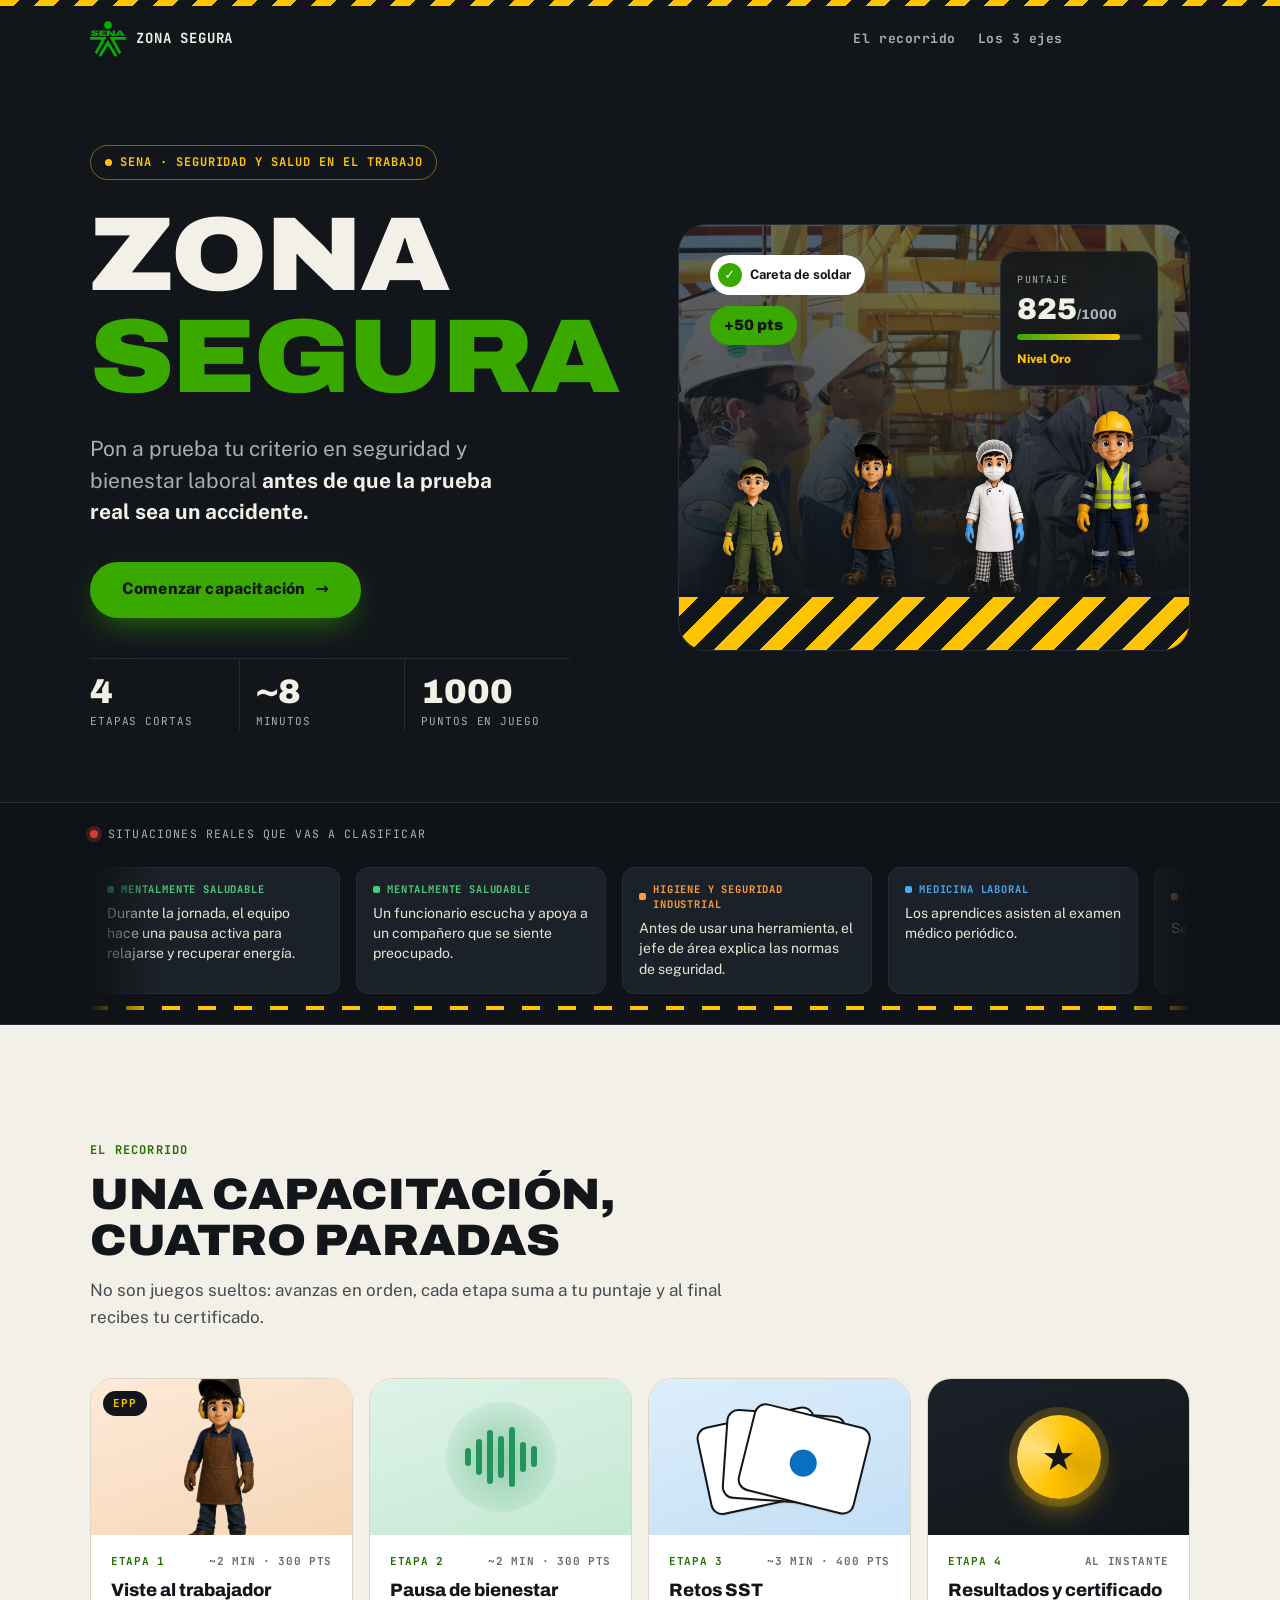
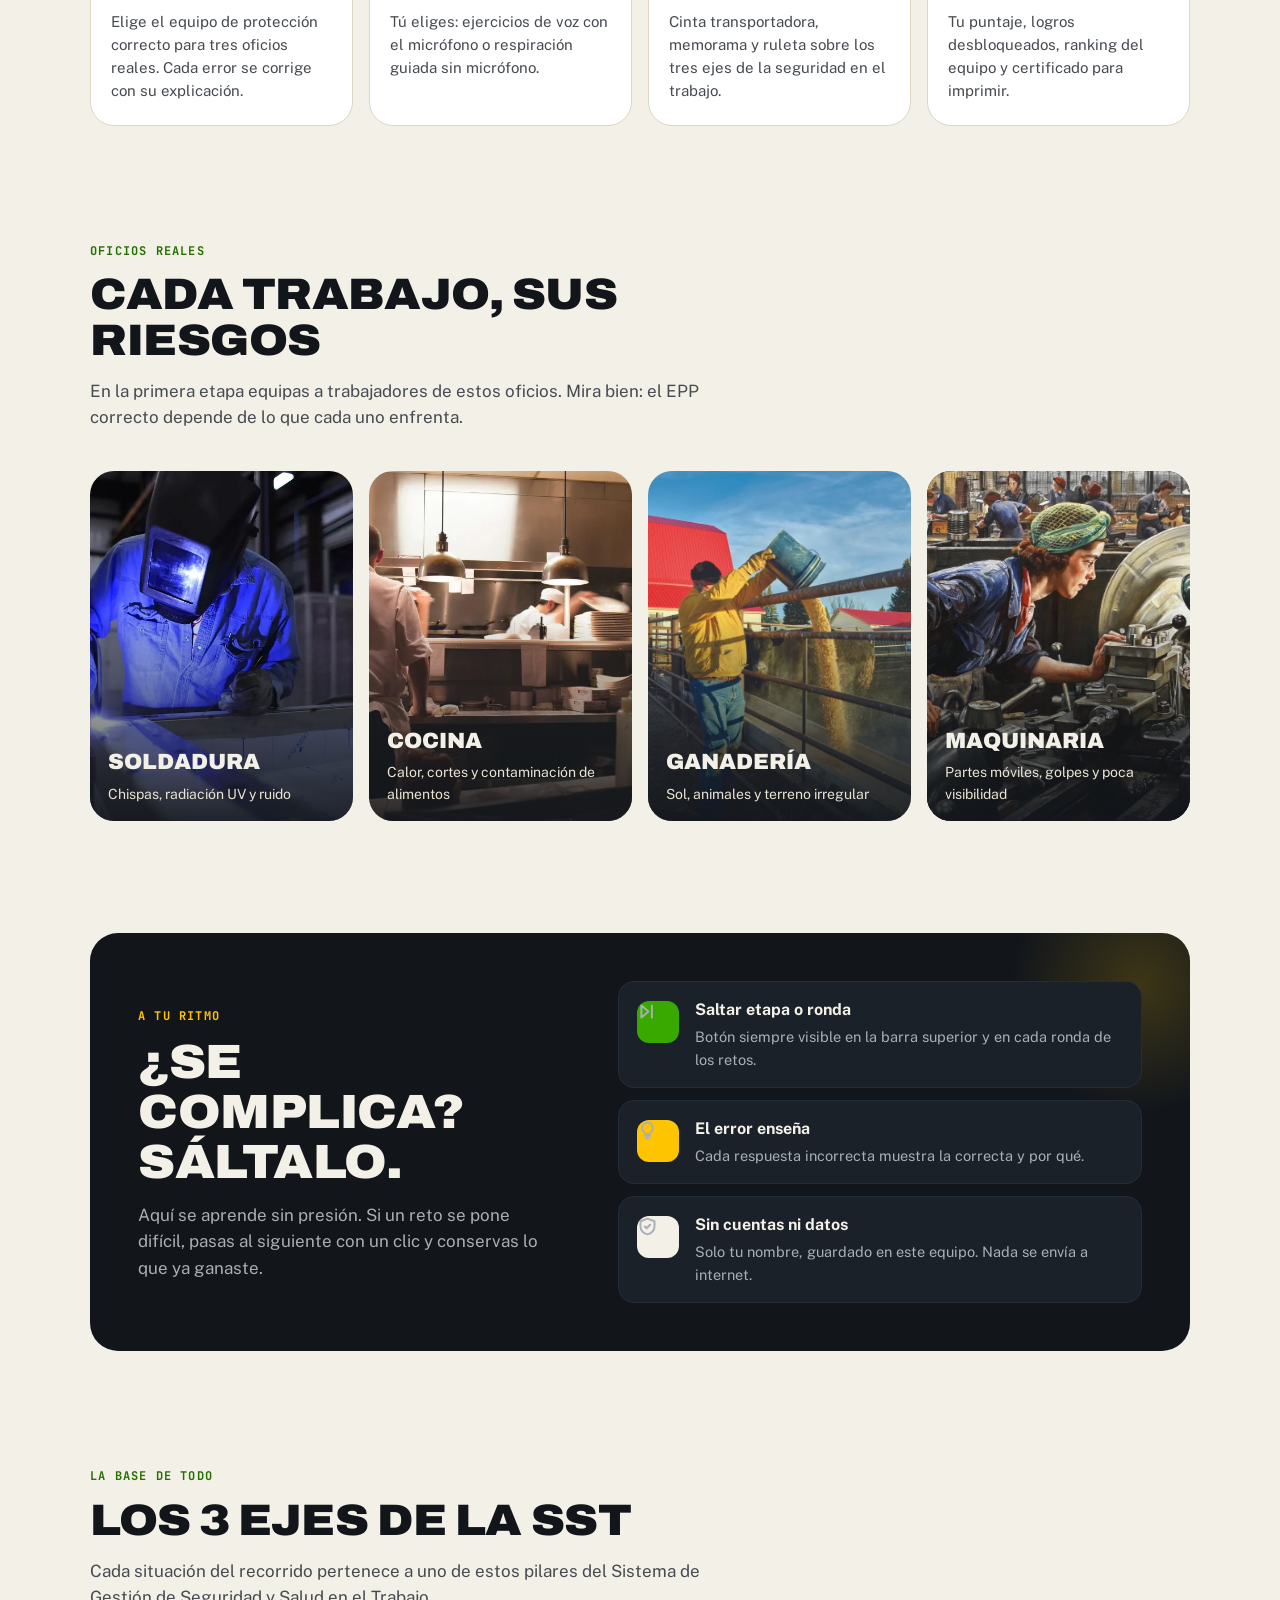
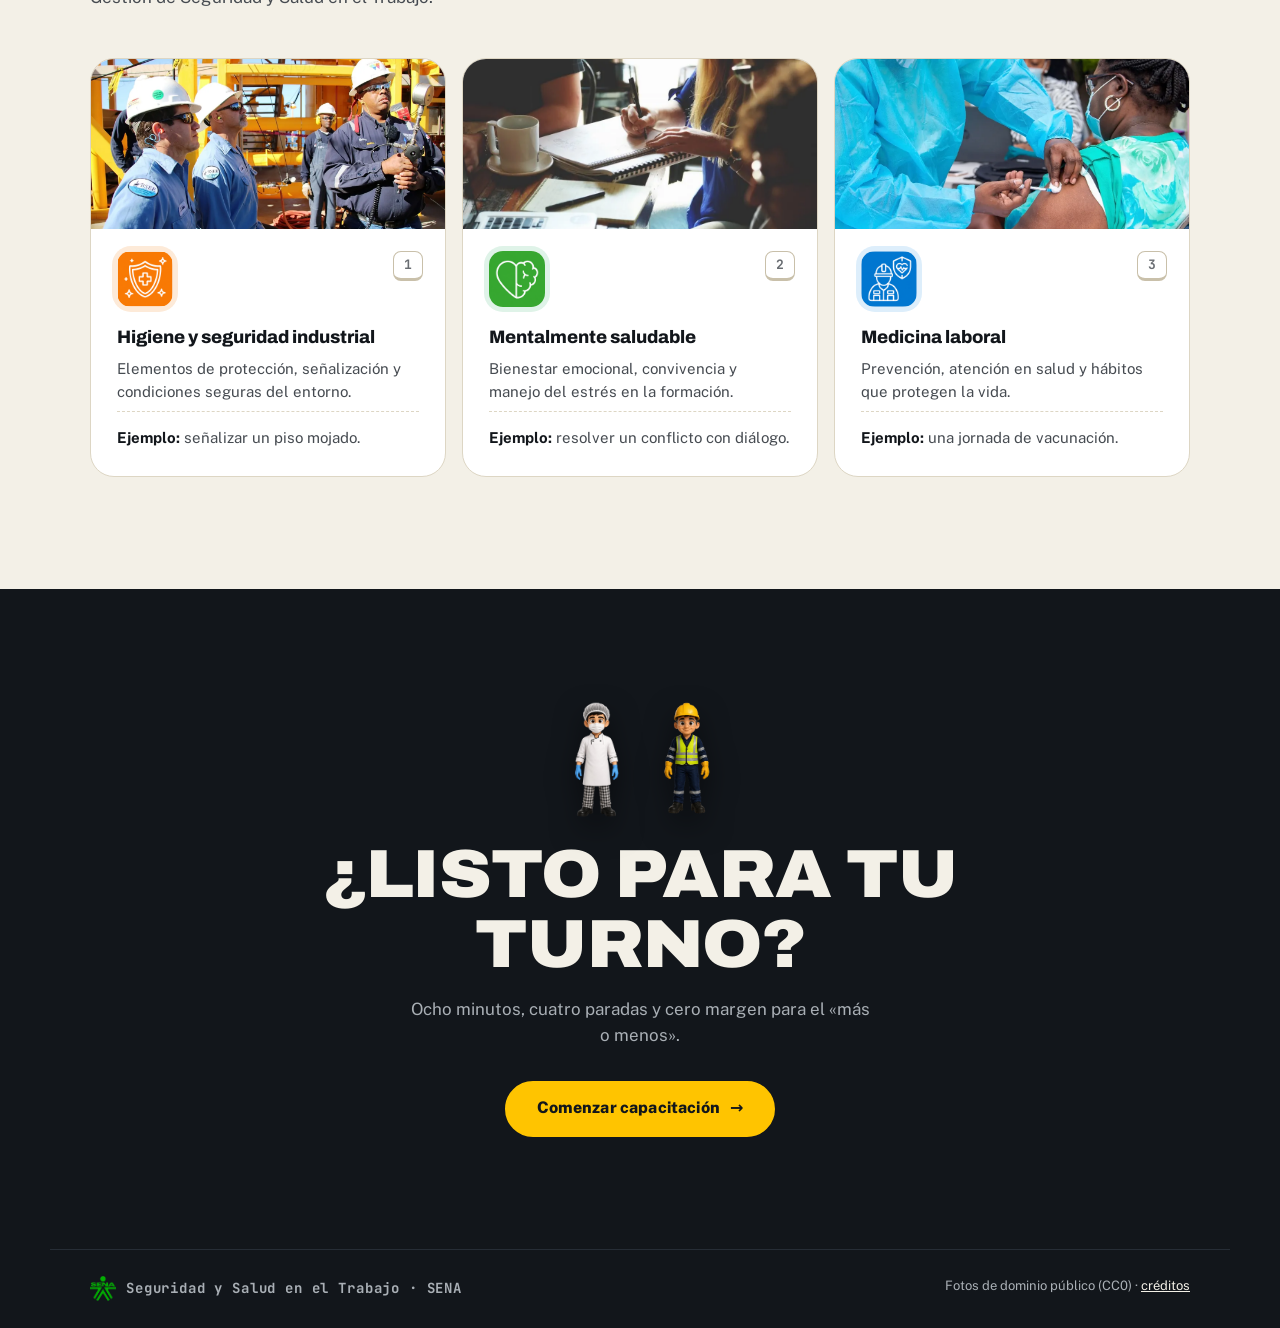
<file: index.html>
<!DOCTYPE html>
<html lang="es" data-base="">
<head>
  <meta charset="UTF-8">
  <meta name="viewport" content="width=device-width, initial-scale=1">
  <title>Zona Segura · Capacitación SST del SENA</title>
  <meta name="description" content="Recorrido interactivo de Seguridad y Salud en el Trabajo: viste al trabajador con su EPP, cuida tu voz o tu respiración y supera los retos SST del SENA.">
  <meta name="theme-color" content="#12161b">
  <meta property="og:title" content="Zona Segura · Capacitación SST del SENA">
  <meta property="og:description" content="Un recorrido corto de 4 etapas para aprender Seguridad y Salud en el Trabajo jugando.">
  <link rel="icon" type="image/png" href="assets/images/logo-sena.png">
  <link rel="preconnect" href="https://fonts.googleapis.com">
  <link rel="preconnect" href="https://fonts.gstatic.com" crossorigin>
  <link rel="stylesheet" href="https://fonts.googleapis.com/css2?family=Archivo:wdth,wght@100..125,700..900&family=JetBrains+Mono:wght@500;700&family=Public+Sans:wght@400;600;700;800&display=swap">
  <link rel="stylesheet" href="css/app.css">
  <link rel="stylesheet" href="css/home.css">
</head>
<body class="home">
  <a class="skip-link" href="#main">Saltar al contenido</a>
  <div class="hazard" aria-hidden="true"></div>

  <nav class="home-nav" aria-label="Principal">
    <span class="brand"><img src="assets/images/logo-sena.png" alt="SENA"><span>ZONA SEGURA</span></span>
    <div class="home-nav__links">
      <a class="home-nav__link" href="#recorrido">El recorrido</a>
      <a class="home-nav__link" href="#ejes">Los 3 ejes</a>
      <a class="btn btn--primary btn--sm js-cta home-nav__cta" href="games/introduccion.html">Comenzar</a>
    </div>
  </nav>

  <main id="main">
    <!-- ================= HERO ================= -->
    <header class="hero">
      <div class="hero__copy">
        <span class="hero__tag">SENA · SEGURIDAD Y SALUD EN EL TRABAJO</span>
        <h1 class="display hero__title">Zona <em>Segura</em></h1>
        <p class="hero__lead">Pon a prueba tu criterio en seguridad y bienestar laboral <strong>antes de que la prueba real sea un accidente.</strong></p>

        <div class="hero__actions" id="hero-actions">
          <a class="btn btn--primary btn--lg" href="games/introduccion.html" id="cta-main">Comenzar capacitación <span aria-hidden="true">→</span></a>
          <button class="btn btn--ghost" type="button" id="cta-reset" hidden>Empezar con otra persona</button>
        </div>
        <p class="hero__resume" id="hero-resume" hidden></p>

        <ul class="hero__facts">
          <li><b>4</b><span>etapas cortas</span></li>
          <li><b>~8</b><span>minutos</span></li>
          <li><b>1000</b><span>puntos en juego</span></li>
        </ul>
      </div>

      <div class="hero__art" aria-hidden="true">
        <div class="crew">
          <img class="crew__bg" src="assets/images/fotos/industria.webp" alt="">
          <div class="crew__spot"></div>
          <div class="crew__line">
            <img class="crew__w" src="assets/images/epps/ganaderia/vestido.png" alt="">
            <img class="crew__w" src="assets/images/epps/soldadura/vestido.png" alt="">
            <img class="crew__w" src="assets/images/epps/cocina/vestido.png" alt="">
            <img class="crew__w" src="assets/images/epps/maquinaria/vestido.png" alt="">
          </div>
          <div class="crew__floor"></div>
          <span class="float-chip float-chip--ok"><i>✓</i>Careta de soldar</span>
          <span class="float-chip float-chip--pts">+50 pts</span>
          <div class="mini-score">
            <span>PUNTAJE</span>
            <b>825<small>/1000</small></b>
            <div class="mini-score__bar"><i></i></div>
            <em>Nivel Oro</em>
          </div>
        </div>
      </div>
    </header>

    <!-- ================= CINTA ================= -->
    <div class="belt" aria-hidden="true">
      <div class="belt__inner">
        <p class="belt__label"><span class="belt__dot"></span>Situaciones reales que vas a clasificar</p>
        <div class="belt__track"><div class="belt__items" id="belt-items"></div></div>
      </div>
    </div>

    <div class="band">
      <!-- ================= RECORRIDO ================= -->
      <section class="section" id="recorrido" aria-labelledby="recorrido-title">
        <div class="section__head">
          <span class="eyebrow">El recorrido</span>
          <h2 class="h1" id="recorrido-title">Una capacitación, cuatro paradas</h2>
          <p>No son juegos sueltos: avanzas en orden, cada etapa suma a tu puntaje y al final recibes tu certificado.</p>
        </div>

        <ol class="route">
          <li class="stop stop--epp">
            <div class="stop__art" aria-hidden="true">
              <img src="assets/images/epps/soldadura/vestido.png" alt="">
              <span class="stop__badge">EPP</span>
            </div>
            <div class="stop__body">
              <p class="stop__meta"><span class="stop__n">Etapa 1</span><span>~2 min · 300 pts</span></p>
              <h3 class="h3">Viste al trabajador</h3>
              <p>Elige el equipo de protección correcto para tres oficios reales. Cada error se corrige con su explicación.</p>
            </div>
          </li>
          <li class="stop stop--bien">
            <div class="stop__art" aria-hidden="true">
              <div class="stop__orb"></div>
              <div class="bars"><i></i><i></i><i></i><i></i><i></i><i></i><i></i></div>
            </div>
            <div class="stop__body">
              <p class="stop__meta"><span class="stop__n">Etapa 2</span><span>~2 min · 300 pts</span></p>
              <h3 class="h3">Pausa de bienestar</h3>
              <p>Tú eliges: ejercicios de voz con el micrófono o respiración guiada sin micrófono.</p>
            </div>
          </li>
          <li class="stop stop--retos">
            <div class="stop__art" aria-hidden="true">
              <div class="stop__cards"><i></i><i></i><i></i></div>
            </div>
            <div class="stop__body">
              <p class="stop__meta"><span class="stop__n">Etapa 3</span><span>~3 min · 400 pts</span></p>
              <h3 class="h3">Retos SST</h3>
              <p>Cinta transportadora, memorama y ruleta sobre los tres ejes de la seguridad en el trabajo.</p>
            </div>
          </li>
          <li class="stop stop--final">
            <div class="stop__art" aria-hidden="true">
              <div class="stop__medal">★</div>
            </div>
            <div class="stop__body">
              <p class="stop__meta"><span class="stop__n">Etapa 4</span><span>al instante</span></p>
              <h3 class="h3">Resultados y certificado</h3>
              <p>Tu puntaje, logros desbloqueados, ranking del equipo y certificado para imprimir.</p>
            </div>
          </li>
        </ol>
      </section>

      <!-- ================= OFICIOS ================= -->
      <section class="section section--tight" aria-labelledby="oficios-title">
        <div class="section__head">
          <span class="eyebrow">Oficios reales</span>
          <h2 class="h1" id="oficios-title">Cada trabajo, sus riesgos</h2>
          <p>En la primera etapa equipas a trabajadores de estos oficios. Mira bien: el EPP correcto depende de lo que cada uno enfrenta.</p>
        </div>
        <ul class="trades">
          <li class="trade">
            <img src="assets/images/fotos/soldadura.webp" alt="Soldador con careta trabajando una pieza de metal" loading="lazy">
            <div class="trade__body"><b>Soldadura</b><span>Chispas, radiación UV y ruido</span></div>
          </li>
          <li class="trade">
            <img src="assets/images/fotos/cocina.webp" alt="Cocinero de espaldas en una cocina industrial" loading="lazy">
            <div class="trade__body"><b>Cocina</b><span>Calor, cortes y contaminación de alimentos</span></div>
          </li>
          <li class="trade">
            <img src="assets/images/fotos/ganaderia.webp" alt="Trabajador vaciando alimento para el ganado en un corral" loading="lazy">
            <div class="trade__body"><b>Ganadería</b><span>Sol, animales y terreno irregular</span></div>
          </li>
          <li class="trade">
            <img src="assets/images/fotos/maquinaria.webp" alt="Operaria manejando un torno en un taller" loading="lazy" style="object-position:50% 30%">
            <div class="trade__body"><b>Maquinaria</b><span>Partes móviles, golpes y poca visibilidad</span></div>
          </li>
        </ul>
      </section>

      <!-- ================= SIN PRESIÓN ================= -->
      <section class="section section--tight" aria-labelledby="easy-title">
        <div class="easy">
          <div class="easy__head">
            <span class="eyebrow">A tu ritmo</span>
            <h2 class="h1" id="easy-title">¿Se complica? Sáltalo.</h2>
            <p>Aquí se aprende sin presión. Si un reto se pone difícil, pasas al siguiente con un clic y conservas lo que ya ganaste.</p>
          </div>
          <ul class="easy__list">
            <li>
              <span class="easy__icon" aria-hidden="true"><svg viewBox="0 0 24 24" fill="none" stroke="currentColor" stroke-width="2.2" stroke-linecap="round" stroke-linejoin="round"><path d="M5 5l8 7-8 7V5zM17 5v14"/></svg></span>
              <div><b>Saltar etapa o ronda</b><span>Botón siempre visible en la barra superior y en cada ronda de los retos.</span></div>
            </li>
            <li>
              <span class="easy__icon" aria-hidden="true"><svg viewBox="0 0 24 24" fill="none" stroke="currentColor" stroke-width="2.2" stroke-linecap="round" stroke-linejoin="round"><path d="M9 18h6M10 21h4M12 3a6 6 0 00-3.5 10.9c.6.5 1 1.2 1 2.1h5c0-.9.4-1.6 1-2.1A6 6 0 0012 3z"/></svg></span>
              <div><b>El error enseña</b><span>Cada respuesta incorrecta muestra la correcta y por qué.</span></div>
            </li>
            <li>
              <span class="easy__icon" aria-hidden="true"><svg viewBox="0 0 24 24" fill="none" stroke="currentColor" stroke-width="2.2" stroke-linecap="round" stroke-linejoin="round"><path d="M12 3l8 3v6c0 4.5-3.4 8.3-8 9-4.6-.7-8-4.5-8-9V6l8-3z"/><path d="M9 12l2 2 4-4"/></svg></span>
              <div><b>Sin cuentas ni datos</b><span>Solo tu nombre, guardado en este equipo. Nada se envía a internet.</span></div>
            </li>
          </ul>
        </div>
      </section>

      <!-- ================= EJES ================= -->
      <section class="section" id="ejes" style="padding-top:0" aria-labelledby="ejes-title">
        <div class="section__head">
          <span class="eyebrow">La base de todo</span>
          <h2 class="h1" id="ejes-title">Los 3 ejes de la SST</h2>
          <p>Cada situación del recorrido pertenece a uno de estos pilares del Sistema de Gestión de Seguridad y Salud en el Trabajo.</p>
        </div>
        <div class="ejes">
          <article class="eje eje--higiene">
            <div class="eje__photo"><img src="assets/images/fotos/industria.webp" alt="Inspectores con casco y gafas de seguridad en una planta" loading="lazy"></div>
            <div class="eje__body">
            <img class="eje__icon" src="assets/images/eje-higiene.png" alt="">
            <span class="eje__key" aria-hidden="true">1</span>
            <h3 class="h3">Higiene y seguridad industrial</h3>
            <p>Elementos de protección, señalización y condiciones seguras del entorno.</p>
            <p class="eje__eg"><b>Ejemplo:</b> señalizar un piso mojado.</p>
            </div>
          </article>
          <article class="eje eje--mental">
            <div class="eje__photo"><img src="assets/images/fotos/equipo.webp" alt="Equipo de trabajo conversando alrededor de una mesa" loading="lazy"></div>
            <div class="eje__body">
            <img class="eje__icon" src="assets/images/eje-mental.png" alt="">
            <span class="eje__key" aria-hidden="true">2</span>
            <h3 class="h3">Mentalmente saludable</h3>
            <p>Bienestar emocional, convivencia y manejo del estrés en la formación.</p>
            <p class="eje__eg"><b>Ejemplo:</b> resolver un conflicto con diálogo.</p>
            </div>
          </article>
          <article class="eje eje--medicina">
            <div class="eje__photo"><img src="assets/images/fotos/vacunacion.webp" alt="Enfermera aplicando una vacuna" loading="lazy"></div>
            <div class="eje__body">
            <img class="eje__icon" src="assets/images/eje-medicina.png" alt="">
            <span class="eje__key" aria-hidden="true">3</span>
            <h3 class="h3">Medicina laboral</h3>
            <p>Prevención, atención en salud y hábitos que protegen la vida.</p>
            <p class="eje__eg"><b>Ejemplo:</b> una jornada de vacunación.</p>
            </div>
          </article>
        </div>
      </section>

      <!-- ================= RANKING (si hay historial) ================= -->
      <section class="section section--tight" id="podio-wrap" aria-labelledby="podio-title" hidden>
        <div class="podium-card">
          <div>
            <span class="eyebrow">En este equipo</span>
            <h2 class="h2" id="podio-title">Mejores puntajes</h2>
            <p class="muted" id="podio-meta"></p>
          </div>
          <ol class="podium" id="podio"></ol>
        </div>
      </section>
    </div>

    <!-- ================= CIERRE ================= -->
    <section class="section closing" aria-labelledby="closing-title">
      <div class="closing__crew" aria-hidden="true">
        <img src="assets/images/epps/cocina/vestido.png" alt="">
        <img src="assets/images/epps/maquinaria/vestido.png" alt="">
      </div>
      <h2 class="h1" id="closing-title">¿Listo para tu turno?</h2>
      <p>Ocho minutos, cuatro paradas y cero margen para el «más o menos».</p>
      <div class="actions">
        <a class="btn btn--yellow btn--lg js-cta" href="games/introduccion.html">Comenzar capacitación <span aria-hidden="true">→</span></a>
      </div>
    </section>
  </main>

  <footer class="home-foot">
    <span class="brand"><img src="assets/images/logo-sena.png" alt=""><span>Seguridad y Salud en el Trabajo · SENA</span></span>
    <span>Fotos de dominio público (CC0) · <a href="assets/images/fotos/CREDITOS.md">créditos</a></span>
  </footer>

  <script src="js/core.js"></script>
  <script src="js/data.js"></script>
  <script src="js/home.js"></script>
</body>
</html>
</file>
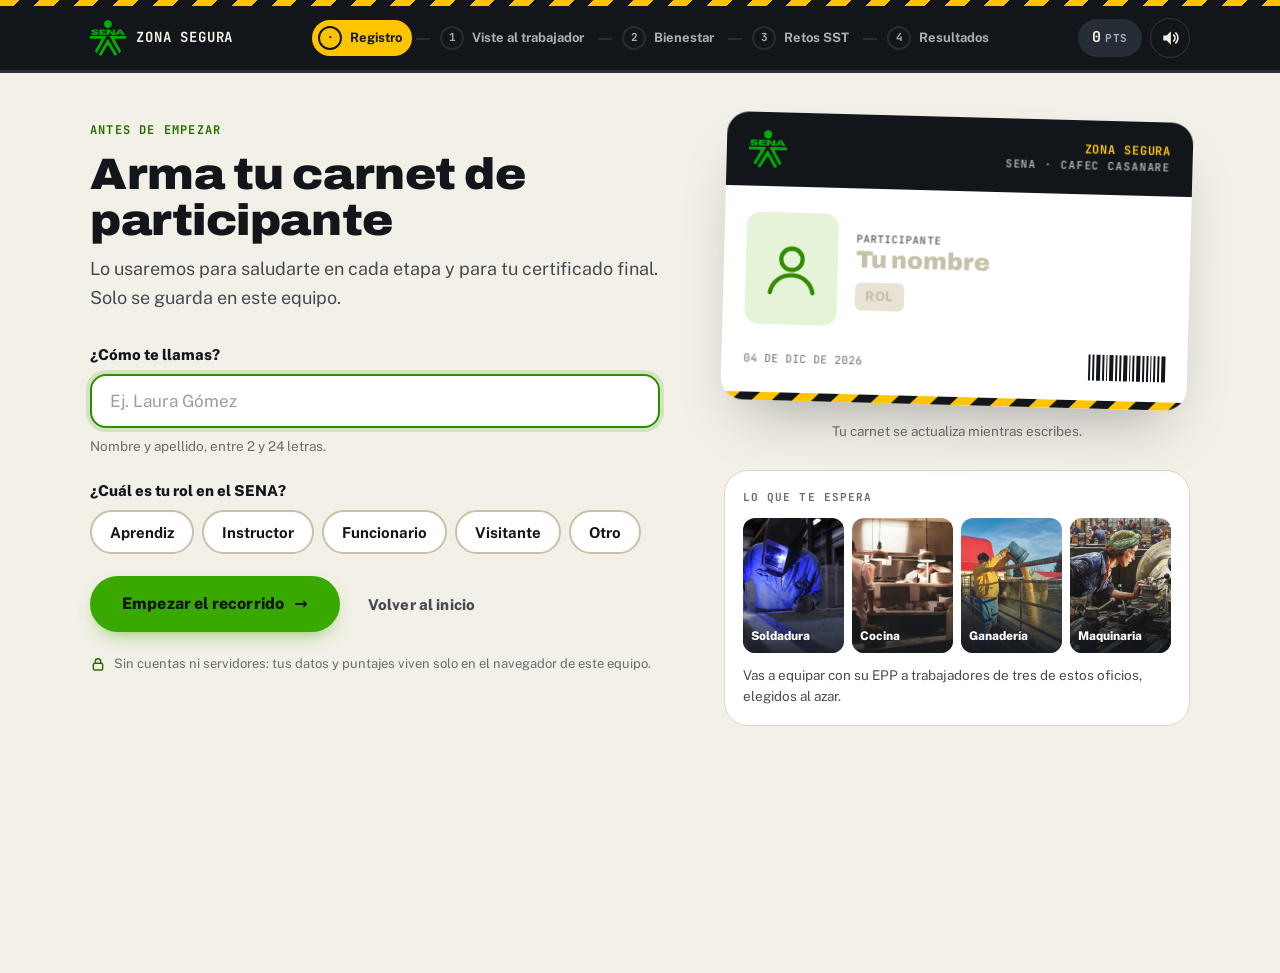
<file: games/elegir.html>
<!DOCTYPE html>
<html lang="es" data-base="../">
<head>
  <meta charset="UTF-8">
  <meta name="viewport" content="width=device-width, initial-scale=1">
  <title>Elige tu pausa · Zona Segura</title>
  <meta name="theme-color" content="#12161b">
  <link rel="icon" type="image/png" href="../assets/images/logo-sena.png">
  <link rel="preconnect" href="https://fonts.googleapis.com">
  <link rel="preconnect" href="https://fonts.gstatic.com" crossorigin>
  <link rel="stylesheet" href="https://fonts.googleapis.com/css2?family=Archivo:wdth,wght@100..125,700..900&family=JetBrains+Mono:wght@500;700&family=Public+Sans:wght@400;600;700;800&display=swap">
  <link rel="stylesheet" href="../css/app.css">
  <link rel="stylesheet" href="../css/bienestar.css">
</head>
<body>
  <div class="page">
    <main class="page__main" id="main">
      <span class="eyebrow">Etapa 2 · Bienestar</span>
      <h1 class="h1" style="margin-top:10px" id="choose-title">Hora de una pausa activa</h1>
      <p class="lead" style="margin-top:12px;max-width:62ch">El autocuidado también es seguridad. Elige <strong>uno</strong> de los dos ejercicios: ambos valen lo mismo en tu puntaje.</p>

      <div class="choices">
        <a class="card choice" href="vocal-hero.html">
          <div class="choice__art has-photo" aria-hidden="true"><img class="art-photo" src="../assets/images/fotos/voz.webp" alt="" style="object-position:60% 30%"><span class="art-badge"><span class="bars bars--mini"><i></i><i></i><i></i><i></i><i></i><i></i><i></i></span>Con micrófono</span></div>
          <div class="choice__body">
            <h2 class="h2">Vocal Hero</h2>
            <p>6 ejercicios cortos para calentar y cuidar tu voz. La barra solo avanza cuando el micrófono te escucha.</p>
            <div class="choice__meta"><span class="chip chip--yellow">🎤 Usa micrófono</span><span class="chip">~2 min</span></div>
            <span class="choice__go">Elegir Vocal Hero <svg viewBox="0 0 24 24" fill="none" stroke="currentColor" stroke-width="2.4" stroke-linecap="round" stroke-linejoin="round" aria-hidden="true"><path d="M5 12h14M13 6l6 6-6 6"/></svg></span>
          </div>
        </a>

        <a class="card choice" href="respiracion-guiada.html">
          <div class="choice__art has-photo" aria-hidden="true"><img class="art-photo" src="../assets/images/fotos/respiracion.webp" alt="" style="object-position:30% 40%"><span class="art-badge"><span class="breath-art breath-art--mini"></span>Sin micrófono</span></div>
          <div class="choice__body">
            <h2 class="h2">Respiración guiada</h2>
            <p>3 ciclos de respiración cuadrada 4-4-6-2 para bajar el estrés antes de los retos finales.</p>
            <div class="choice__meta"><span class="chip chip--green">🌿 Sin micrófono</span><span class="chip">48 segundos</span></div>
            <span class="choice__go">Elegir Respiración <svg viewBox="0 0 24 24" fill="none" stroke="currentColor" stroke-width="2.4" stroke-linecap="round" stroke-linejoin="round" aria-hidden="true"><path d="M5 12h14M13 6l6 6-6 6"/></svg></span>
          </div>
        </a>
      </div>
    </main>
  </div>

  <script src="../js/core.js"></script>
  <script>
    (function () {
      if (!ZS.journey.mount('bienestar')) return;
      var p = ZS.store.get().player;
      if (p) document.getElementById('choose-title').textContent = 'Hora de una pausa activa, ' + p.name.split(' ')[0];
    })();
  </script>
</body>
</html>
</file>
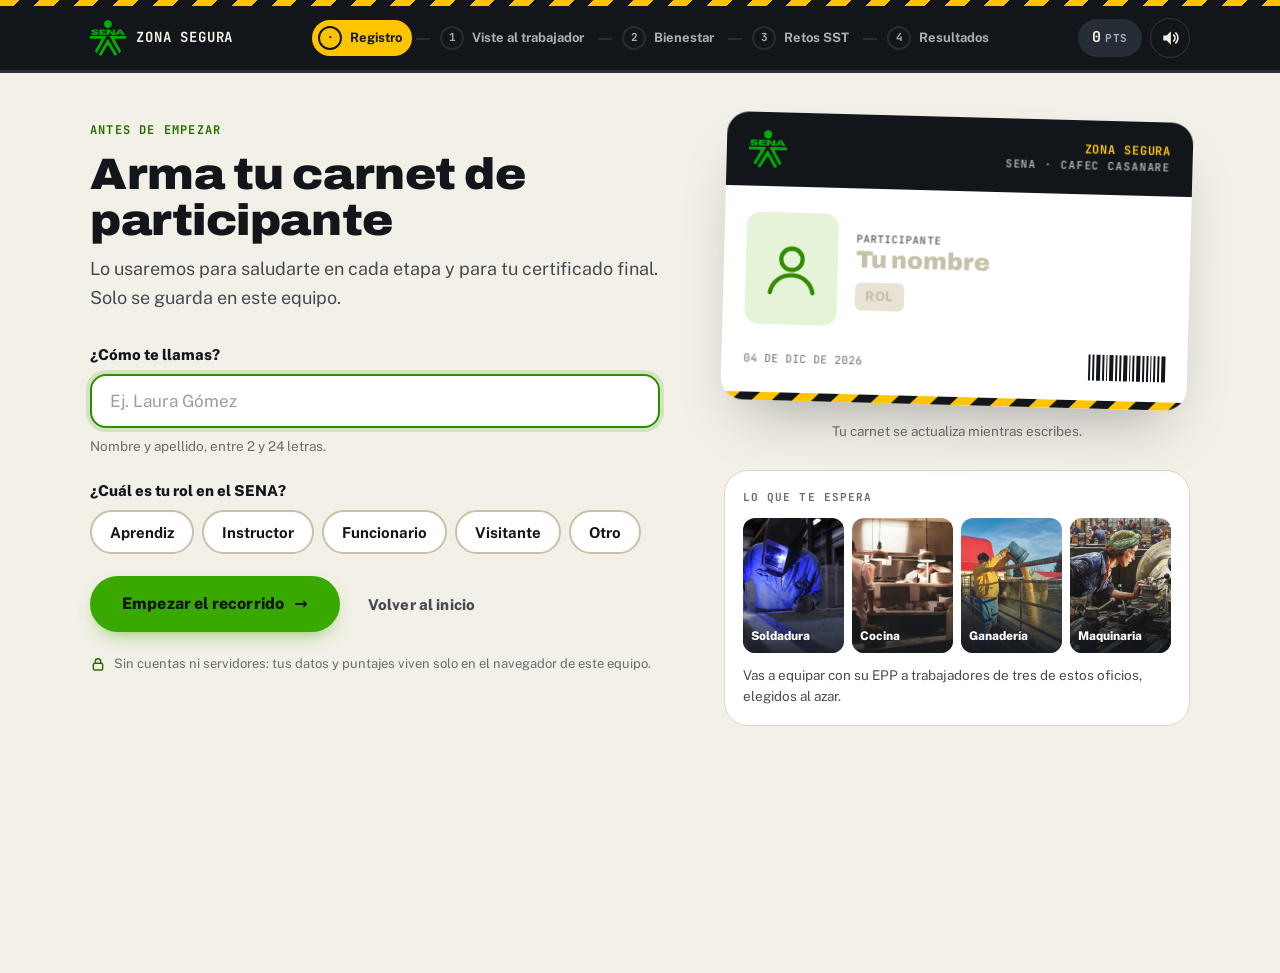
<file: games/epp.html>
<!DOCTYPE html>
<html lang="es" data-base="../">
<head>
  <meta charset="UTF-8">
  <meta name="viewport" content="width=device-width, initial-scale=1">
  <title>Viste al trabajador · Zona Segura</title>
  <meta name="theme-color" content="#12161b">
  <link rel="icon" type="image/png" href="../assets/images/logo-sena.png">
  <link rel="preconnect" href="https://fonts.googleapis.com">
  <link rel="preconnect" href="https://fonts.gstatic.com" crossorigin>
  <link rel="stylesheet" href="https://fonts.googleapis.com/css2?family=Archivo:wdth,wght@100..125,700..900&family=JetBrains+Mono:wght@500;700&family=Public+Sans:wght@400;600;700;800&display=swap">
  <link rel="stylesheet" href="../css/app.css">
  <link rel="stylesheet" href="../css/epp.css">
</head>
<body>
  <div class="page">
    <main class="page__main" id="main">

      <!-- ============ INTRO ============ -->
      <section data-screen="intro">
        <div class="card card--pad intro-card">
          <div>
            <span class="eyebrow">Etapa 1 · Elementos de Protección Personal</span>
            <h1 class="h1" style="margin-top:10px">Viste al trabajador</h1>
            <p class="lead" style="margin-top:12px">Tres compañeros van a empezar su turno. Cada uno necesita el EPP correcto para su oficio, ni más ni menos.</p>
            <ol class="how">
              <li><span><strong>Lee la ficha del oficio</strong>Qué hace y a qué riesgos se expone.</span></li>
              <li><span><strong>Equipa las 5 zonas del cuerpo</strong>Toca un punto del personaje o una fila de la lista. Si una zona no necesita nada, elige «No necesita».</span></li>
              <li><span><strong>Comprueba</strong>Verás qué acertaste y por qué. Cada zona correcta suma puntos.</span></li>
            </ol>
            <div class="actions">
              <button class="btn btn--primary btn--lg" type="button" id="btn-start">Empezar con el primer oficio <span aria-hidden="true">→</span></button>
              <span class="chip">~2 minutos</span>
            </div>
          </div>
          <div class="intro-card__art epp-art" aria-hidden="true">
            <img src="../assets/images/epps/cocina/vestido.png" alt="">
            <img src="../assets/images/epps/maquinaria/vestido.png" alt="">
            <img src="../assets/images/epps/soldadura/vestido.png" alt="">
          </div>
        </div>
      </section>

      <!-- ============ JUEGO ============ -->
      <section data-screen="play" hidden>
        <div class="module-head">
          <div class="module-head__text">
            <span class="eyebrow" id="area-eyebrow">Oficio 1 de 3</span>
            <h1 class="h1" id="area-title">—</h1>
          </div>
          <div class="hud">
            <div class="hud__item"><span class="hud__label">Puntos</span><span class="hud__value" id="hud-score">0</span></div>
            <div class="hud__item"><span class="hud__label">Aciertos</span><span class="hud__value" id="hud-correct">0/15</span></div>
          </div>
        </div>

        <ol class="areas" id="areas" aria-label="Oficios"></ol>

        <div class="epp-board">
          <div class="card stage-card" id="stage-card">
            <div class="stage-card__brief">
              <img class="brief-photo" id="area-photo" src="../assets/images/fotos/ganaderia.webp" alt="">
              <div>
                <span class="chip chip--yellow">Ficha del oficio</span>
                <p id="area-brief"></p>
              </div>
            </div>
            <div class="figure" id="figure">
              <img id="figure-img" src="../assets/images/epps/ganaderia/personaje.png" alt="">
            </div>
          </div>

          <div class="card zones-card">
            <div class="zones-card__head">
              <h2 class="h3">Equipamiento</h2>
              <span class="muted" style="font-size:14px" id="zones-count">0 de 5 zonas listas</span>
            </div>
            <ul class="zones" id="zones"></ul>
            <div class="epp-feedback" id="epp-feedback" hidden aria-live="polite"></div>
            <div class="epp-actions">
              <span class="epp-actions__hint" id="actions-hint">Completa las 5 zonas para comprobar.</span>
              <button class="btn btn--primary" type="button" id="btn-check" disabled>Comprobar</button>
              <button class="btn btn--dark" type="button" id="btn-next" hidden>Siguiente oficio <span aria-hidden="true">→</span></button>
            </div>
          </div>
        </div>
      </section>

      <!-- ============ RESULTADO ============ -->
      <section data-screen="done" hidden>
        <div class="result">
          <div class="result__badge" aria-hidden="true">
            <svg viewBox="0 0 24 24" fill="none" stroke="currentColor" stroke-width="2" stroke-linecap="round" stroke-linejoin="round"><path d="M12 3l8 3v6c0 4.5-3.4 8.3-8 9-4.6-.7-8-4.5-8-9V6l8-3z"/><path d="M8.5 12l2.5 2.5 4.5-5"/></svg>
          </div>
          <span class="eyebrow">Etapa 1 completada</span>
          <h1 class="h1" style="margin-top:8px" id="done-title">¡Equipos listos!</h1>
          <p class="lead" style="margin-top:10px" id="done-text"></p>
          <p class="result__points"><span id="done-points">0</span> <small>/ 300 PTS</small></p>
          <ul class="area-summary" id="done-areas"></ul>
          <div class="actions">
            <button class="btn btn--primary btn--lg" type="button" id="btn-continue">Continuar a Bienestar <span aria-hidden="true">→</span></button>
          </div>
        </div>
      </section>

    </main>
  </div>

  <script src="../js/core.js"></script>
  <script src="../js/data.js"></script>
  <script src="../js/epp.js"></script>
</body>
</html>
</file>
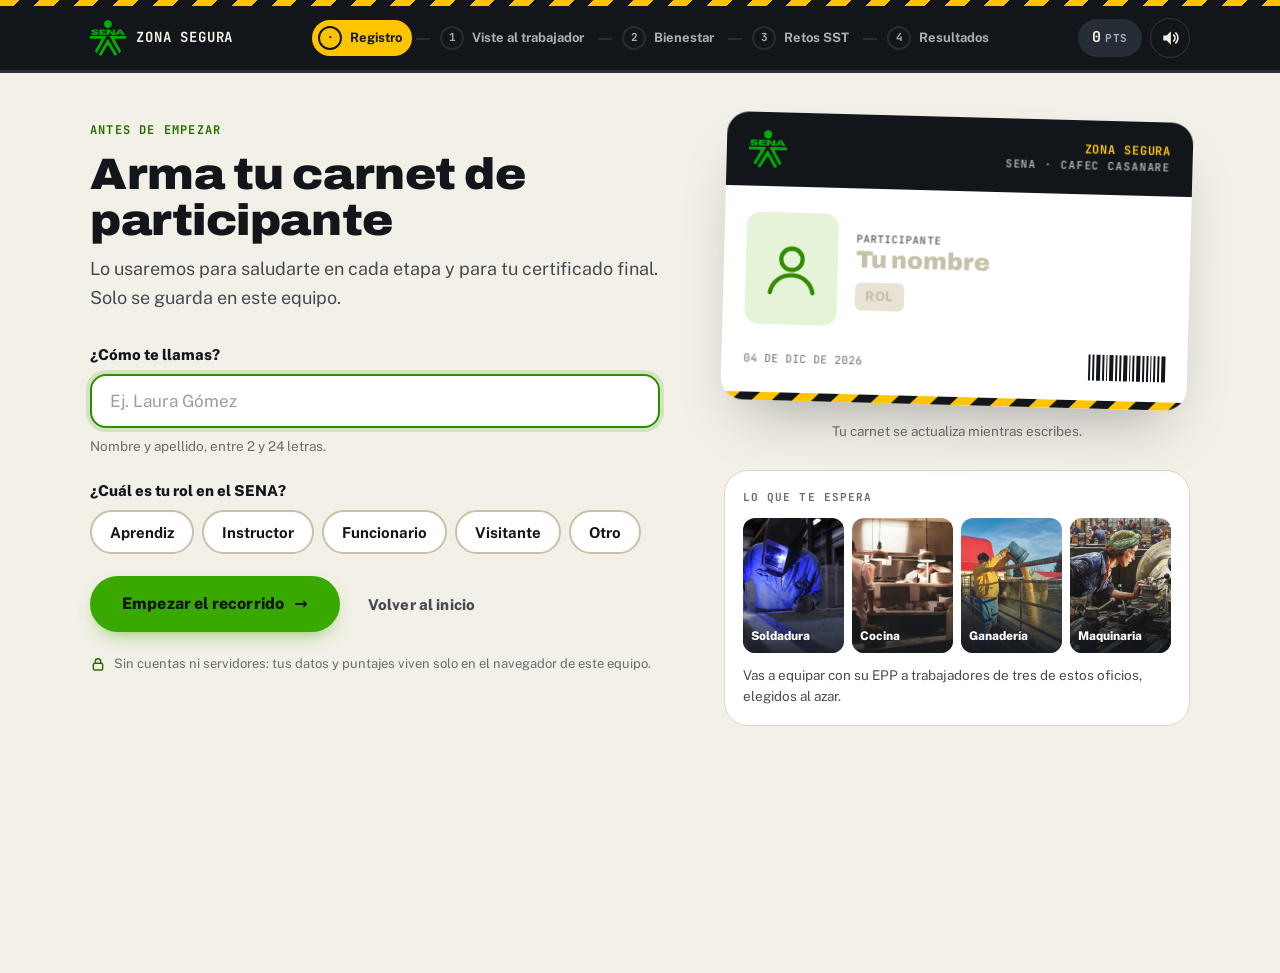
<file: games/introduccion.html>
<!DOCTYPE html>
<html lang="es" data-base="../">
<head>
  <meta charset="UTF-8">
  <meta name="viewport" content="width=device-width, initial-scale=1">
  <title>Registro · Zona Segura</title>
  <meta name="theme-color" content="#12161b">
  <link rel="icon" type="image/png" href="../assets/images/logo-sena.png">
  <link rel="preconnect" href="https://fonts.googleapis.com">
  <link rel="preconnect" href="https://fonts.gstatic.com" crossorigin>
  <link rel="stylesheet" href="https://fonts.googleapis.com/css2?family=Archivo:wdth,wght@100..125,700..900&family=JetBrains+Mono:wght@500;700&family=Public+Sans:wght@400;600;700;800&display=swap">
  <link rel="stylesheet" href="../css/app.css">
  <link rel="stylesheet" href="../css/registro.css">
</head>
<body>
  <div class="page">
    <main class="page__main" id="main">
      <div class="reg">
        <div class="reg__intro">
          <span class="eyebrow">Antes de empezar</span>
          <h1 class="h1">Arma tu carnet de participante</h1>
          <p class="lead">Lo usaremos para saludarte en cada etapa y para tu certificado final. Solo se guarda en este equipo.</p>

          <form class="form" id="reg-form" novalidate>
            <div class="field">
              <label class="field__label" for="name">¿Cómo te llamas?</label>
              <input class="input" id="name" name="name" type="text" autocomplete="given-name" maxlength="24"
                placeholder="Ej. Laura Gómez" aria-describedby="name-hint name-error" required>
              <span class="field__hint" id="name-hint">Nombre y apellido, entre 2 y 24 letras.</span>
              <span class="field__error" id="name-error" hidden></span>
            </div>

            <fieldset class="field roles" aria-describedby="role-error">
              <legend>¿Cuál es tu rol en el SENA?</legend>
              <label class="role"><input type="radio" name="role" value="Aprendiz"><span>Aprendiz</span></label>
              <label class="role"><input type="radio" name="role" value="Instructor"><span>Instructor</span></label>
              <label class="role"><input type="radio" name="role" value="Funcionario"><span>Funcionario</span></label>
              <label class="role"><input type="radio" name="role" value="Visitante"><span>Visitante</span></label>
              <label class="role"><input type="radio" name="role" value="otro"><span>Otro</span></label>
              <div class="role-other" id="role-other-wrap" hidden style="width:100%">
                <label class="sr-only" for="role-other">Escribe tu rol</label>
                <input class="input" id="role-other" type="text" maxlength="20" placeholder="Escribe tu rol">
              </div>
              <span class="field__error" id="role-error" hidden style="width:100%"></span>
            </fieldset>

            <div class="actions">
              <button class="btn btn--primary btn--lg" type="submit">Empezar el recorrido <span aria-hidden="true">→</span></button>
              <a class="btn btn--ghost" href="../index.html">Volver al inicio</a>
            </div>

            <p class="reg__privacy">
              <svg viewBox="0 0 24 24" fill="none" stroke="currentColor" stroke-width="2.2" stroke-linecap="round" stroke-linejoin="round" aria-hidden="true"><rect x="5" y="11" width="14" height="10" rx="2"/><path d="M8 11V8a4 4 0 018 0v3"/></svg>
              Sin cuentas ni servidores: tus datos y puntajes viven solo en el navegador de este equipo.
            </p>
          </form>
        </div>

        <div class="carnet-wrap" aria-hidden="true">
          <div class="carnet">
            <div class="carnet__head">
              <img src="../assets/images/logo-sena.png" alt="">
              <span class="carnet__org"><b>ZONA SEGURA</b>SENA · CAFEC CASANARE</span>
            </div>
            <div class="carnet__body">
              <div class="carnet__photo" id="c-photo">
                <svg viewBox="0 0 24 24" fill="none" stroke="currentColor" stroke-width="1.6" stroke-linecap="round"><circle cx="12" cy="8.5" r="4"/><path d="M4 21c.8-4 4-6.5 8-6.5s7.2 2.5 8 6.5"/></svg>
              </div>
              <div>
                <p class="carnet__label">Participante</p>
                <p class="carnet__name is-empty" id="c-name">Tu nombre</p>
                <span class="carnet__role is-empty" id="c-role">Rol</span>
              </div>
            </div>
            <div class="carnet__foot">
              <span id="c-date"></span>
              <span class="carnet__code"><i></i><i></i><i></i><i></i><i></i><i></i><i></i><i></i><i></i><i></i><i></i><i></i><i></i><i></i><i></i><i></i><i></i><i></i></span>
            </div>
            <div class="hazard"></div>
          </div>
          <p class="carnet-caption">Tu carnet se actualiza mientras escribes.</p>
          <div class="reg-trades">
            <p class="reg-trades__title">Lo que te espera</p>
            <ul>
              <li><img src="../assets/images/fotos/soldadura.webp" alt=""><span>Soldadura</span></li>
              <li><img src="../assets/images/fotos/cocina.webp" alt=""><span>Cocina</span></li>
              <li><img src="../assets/images/fotos/ganaderia.webp" alt=""><span>Ganadería</span></li>
              <li><img src="../assets/images/fotos/maquinaria.webp" alt=""><span>Maquinaria</span></li>
            </ul>
            <p class="reg-trades__text">Vas a equipar con su EPP a trabajadores de tres de estos oficios, elegidos al azar.</p>
          </div>
        </div>
      </div>
    </main>
  </div>

  <script src="../js/core.js"></script>
  <script src="../js/registro.js"></script>
</body>
</html>
</file>
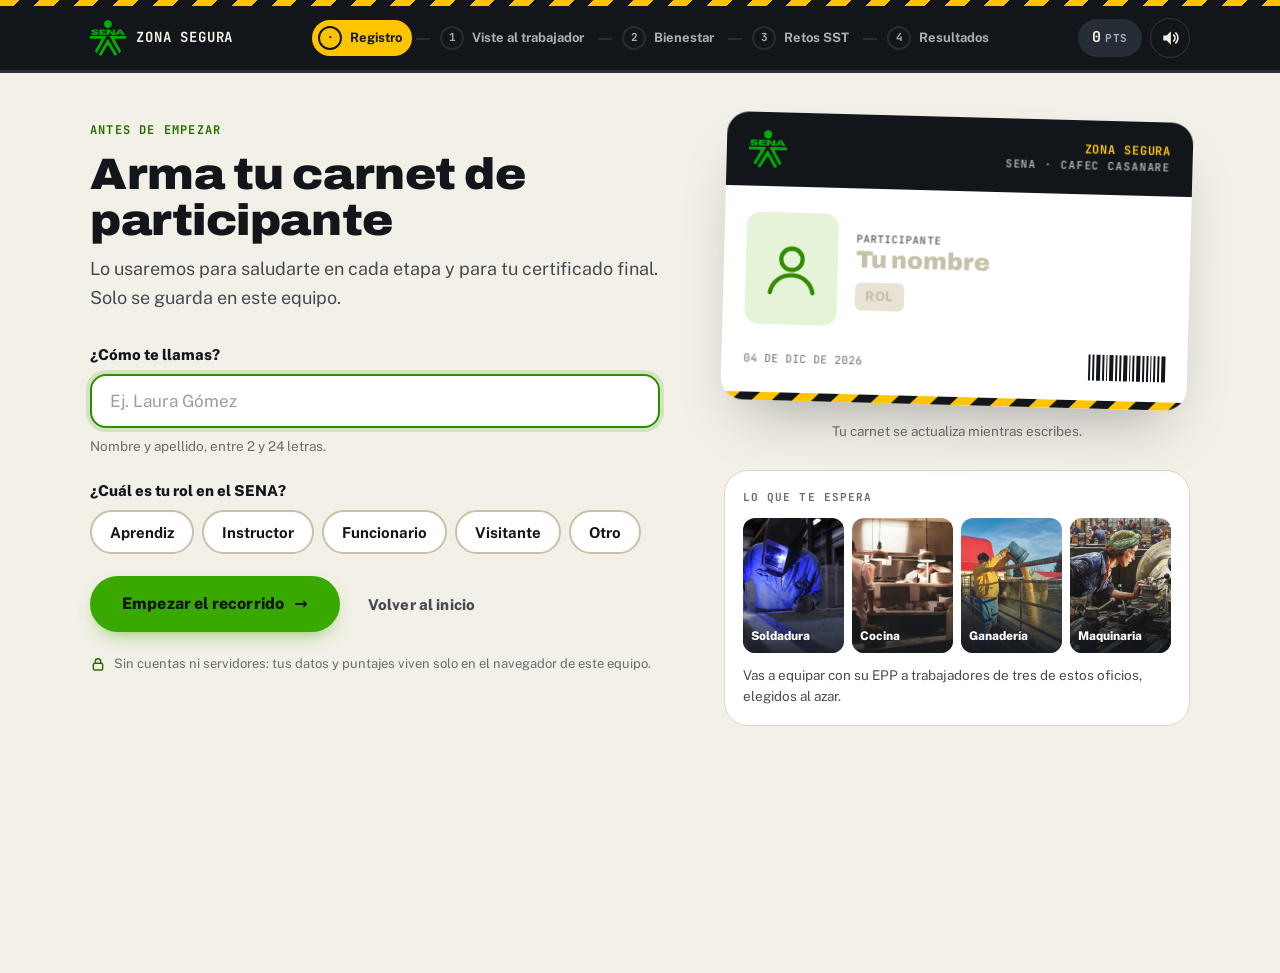
<file: games/respiracion-guiada.html>
<!DOCTYPE html>
<html lang="es" data-base="../">
<head>
  <meta charset="UTF-8">
  <meta name="viewport" content="width=device-width, initial-scale=1">
  <title>Respiración guiada · Zona Segura</title>
  <meta name="theme-color" content="#12161b">
  <link rel="icon" type="image/png" href="../assets/images/logo-sena.png">
  <link rel="preconnect" href="https://fonts.googleapis.com">
  <link rel="preconnect" href="https://fonts.gstatic.com" crossorigin>
  <link rel="stylesheet" href="https://fonts.googleapis.com/css2?family=Archivo:wdth,wght@100..125,700..900&family=JetBrains+Mono:wght@500;700&family=Public+Sans:wght@400;600;700;800&display=swap">
  <link rel="stylesheet" href="../css/app.css">
  <link rel="stylesheet" href="../css/bienestar.css">
</head>
<body>
  <div class="page">
    <main class="page__main" id="main">

      <!-- ============ INTRO ============ -->
      <section data-screen="intro">
        <div class="card card--pad intro-card">
          <div>
            <span class="eyebrow">Etapa 2 · Bienestar</span>
            <h1 class="h1" style="margin-top:10px">Respiración guiada</h1>
            <p class="lead" style="margin-top:12px">Tres ciclos de respiración cuadrada para bajar el ritmo cardiaco y llegar con la mente clara a los retos finales.</p>
            <ul class="phases-legend" aria-label="Fases de cada ciclo">
              <li><b>4s</b><span>Inhala</span></li>
              <li><b>4s</b><span>Sostén</span></li>
              <li><b>6s</b><span>Exhala</span></li>
              <li><b>2s</b><span>Descansa</span></li>
            </ul>
            <p class="muted" style="font-size:14.5px;margin-bottom:22px">Sigue el círculo: crece cuando inhalas y se encoge cuando exhalas. Si te mareas, respira normal y pausa. Completar sin pausar da bonificación.</p>
            <div class="actions">
              <button class="btn btn--primary btn--lg" type="button" id="btn-start">Comenzar sesión</button>
              <a class="btn btn--ghost" href="vocal-hero.html">Prefiero Vocal Hero</a>
            </div>
          </div>
          <div class="intro-card__art has-photo" aria-hidden="true"><img class="art-photo" src="../assets/images/fotos/respiracion.webp" alt="" style="object-position:30% 50%"><span class="art-badge"><span class="breath-art breath-art--mini"></span><span>Inhala · sostén · exhala<small>3 ciclos · 48 segundos</small></span></span></div>
        </div>
      </section>

      <!-- ============ SESIÓN ============ -->
      <section data-screen="play" hidden>
        <div class="card rg-stage">
          <div class="rg-top">
            <span class="chip" id="rg-cycle">Ciclo 1 de 3</span>
            <span class="chip chip--green">⭐ <span id="rg-score">0</span> pts</span>
          </div>
          <h1 class="sr-only">Respiración guiada en curso</h1>
          <div class="rg-orb-wrap">
            <svg class="rg-ring" viewBox="0 0 200 200" aria-hidden="true"><circle class="track" cx="100" cy="100" r="96"/><circle class="prog" id="rg-prog" cx="100" cy="100" r="96"/></svg>
            <div class="rg-orb" id="rg-orb"></div>
            <div class="rg-center" aria-live="polite">
              <div class="rg-phase" id="rg-phase">Prepárate</div>
              <div class="rg-count" id="rg-count">3</div>
            </div>
          </div>
          <p class="rg-hint" id="rg-hint">Ponte cómodo, hombros relajados</p>
          <div class="rg-timeline" id="rg-timeline" aria-hidden="true"></div>
          <div class="rg-timeline-labels" id="rg-labels" aria-hidden="true"></div>
          <div class="rg-cycles" id="rg-cycles" aria-hidden="true"></div>
          <div class="rg-controls">
            <button class="btn btn--dark" type="button" id="btn-pause">Pausar</button>
          </div>
          <div class="rg-paused" id="rg-paused" hidden>
            <p class="h2">Sesión en pausa</p>
            <div class="actions" style="justify-content:center">
              <button class="btn btn--primary" type="button" id="btn-resume">Continuar</button>
              <button class="btn btn--ghost" type="button" id="btn-restart">Reiniciar sesión</button>
            </div>
          </div>
        </div>
      </section>

      <!-- ============ RESULTADO ============ -->
      <section data-screen="done" hidden>
        <div class="result">
          <div class="result__badge" aria-hidden="true">
            <svg viewBox="0 0 24 24" fill="none" stroke="currentColor" stroke-width="2" stroke-linecap="round"><path d="M3 8h11a3 3 0 10-3-3M3 12h16a3 3 0 11-3 3M3 16h8"/></svg>
          </div>
          <span class="eyebrow">Etapa 2 completada</span>
          <h1 class="h1" style="margin-top:8px" id="done-title">¡Sesión completada!</h1>
          <p class="lead" style="margin-top:10px" id="done-text"></p>
          <p class="result__points"><span id="done-points">0</span> <small>/ 300 PTS</small></p>
          <div class="stats">
            <div class="stat"><div class="stat__value" id="st-cycles">0/3</div><div class="stat__label">Ciclos</div></div>
            <div class="stat"><div class="stat__value" id="st-pauses">0</div><div class="stat__label">Pausas</div></div>
            <div class="stat"><div class="stat__value" id="st-time">0:00</div><div class="stat__label">Tiempo</div></div>
          </div>
          <div class="actions">
            <button class="btn btn--primary btn--lg" type="button" id="btn-continue">Continuar a los retos SST <span aria-hidden="true">→</span></button>
            <button class="btn btn--ghost" type="button" id="btn-replay">Repetir sesión</button>
          </div>
        </div>
      </section>

    </main>
  </div>

  <script src="../js/core.js"></script>
  <script src="../js/data.js"></script>
  <script src="../js/respiracion.js"></script>
</body>
</html>
</file>
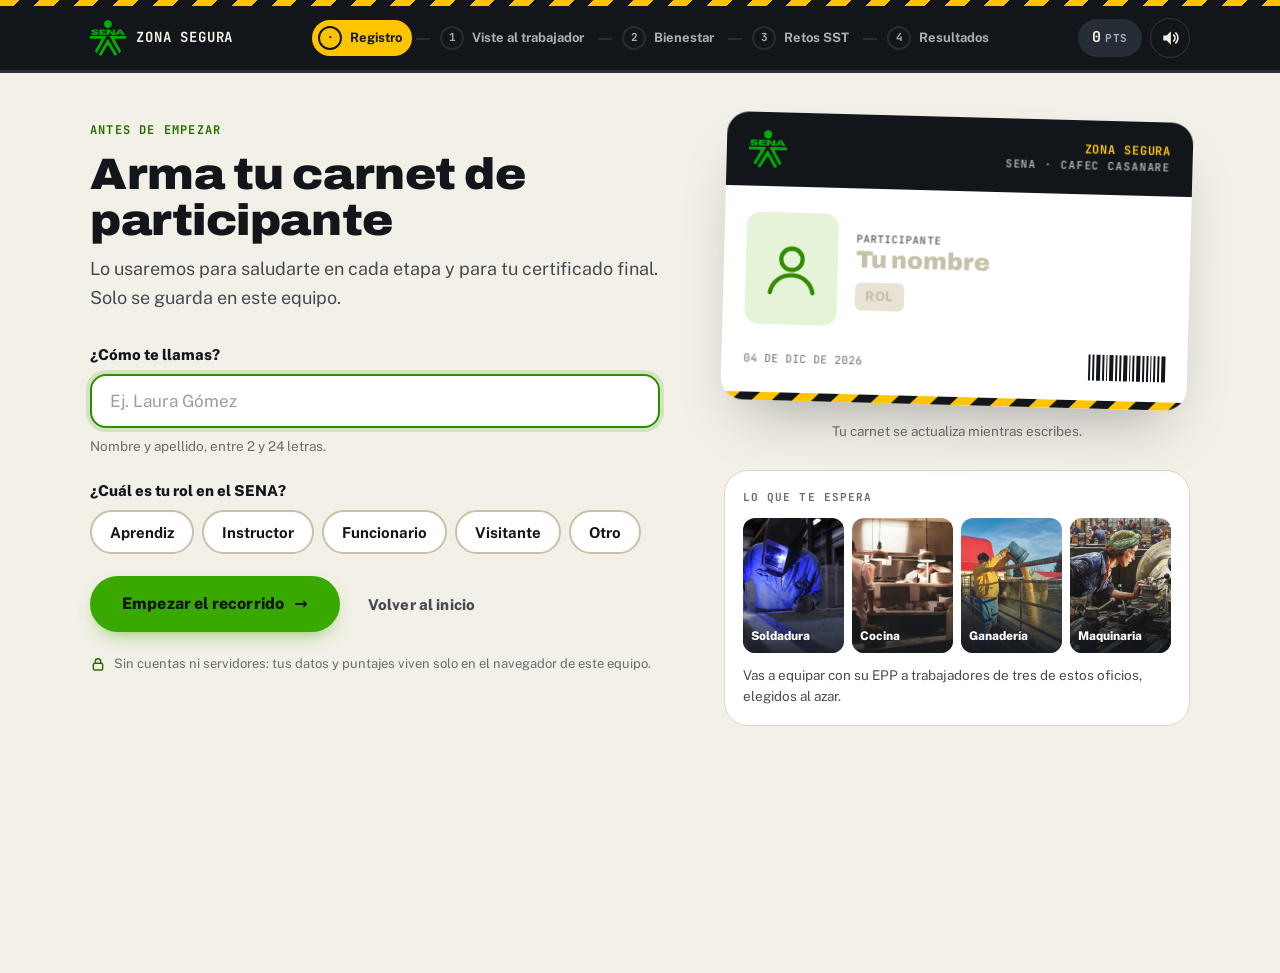
<file: games/resultados.html>
<!DOCTYPE html>
<html lang="es" data-base="../">
<head>
  <meta charset="UTF-8">
  <meta name="viewport" content="width=device-width, initial-scale=1">
  <title>Resultados · Zona Segura</title>
  <meta name="theme-color" content="#12161b">
  <link rel="icon" type="image/png" href="../assets/images/logo-sena.png">
  <link rel="preconnect" href="https://fonts.googleapis.com">
  <link rel="preconnect" href="https://fonts.gstatic.com" crossorigin>
  <link rel="stylesheet" href="https://fonts.googleapis.com/css2?family=Archivo:wdth,wght@100..125,700..900&family=JetBrains+Mono:wght@500;700&family=Public+Sans:wght@400;600;700;800&display=swap">
  <link rel="stylesheet" href="../css/app.css">
  <link rel="stylesheet" href="../css/resultados.css">
</head>
<body>
  <div class="page">
    <main class="page__main" id="main">

      <section class="res-hero" aria-labelledby="res-title">
        <div class="gauge">
          <svg viewBox="0 0 200 200" aria-hidden="true">
            <defs><linearGradient id="gauge-grad" x1="0" x2="1" y1="0" y2="1"><stop offset="0" stop-color="#39a900"/><stop offset="1" stop-color="#ffc400"/></linearGradient></defs>
            <circle class="track" cx="100" cy="100" r="84"/>
            <circle class="prog" id="gauge-prog" cx="100" cy="100" r="84"/>
          </svg>
          <div class="gauge__center">
            <span class="gauge__value" id="total">0</span>
            <span class="gauge__max">DE 1000 PTS</span>
            <span class="level" id="level">—</span>
          </div>
        </div>
        <div>
          <span class="eyebrow">Recorrido completado</span>
          <h1 class="h1" id="res-title">¡Bien hecho!</h1>
          <p id="res-text"></p>
          <div class="res-hero__chips">
            <span class="chip">⏱ <span id="time">0:00</span></span>
            <span class="chip">🏅 <span id="ach-count">0</span> logros</span>
          </div>
        </div>
      </section>

      <div class="res-grid">
        <div>
          <section class="card res-card" aria-labelledby="bd-title">
            <h2 class="h3" id="bd-title">Puntaje por etapa</h2>
            <ul class="breakdown" id="breakdown"></ul>
          </section>
          <section class="card res-card" aria-labelledby="ach-title">
            <h2 class="h3" id="ach-title">Logros</h2>
            <div class="achievements" id="achievements"></div>
          </section>
        </div>
        <div>
          <section class="card res-card" aria-labelledby="cert-title">
            <h2 class="h3" id="cert-title">Tu certificado</h2>
            <div class="cert" id="cert">
              <img src="../assets/images/logo-sena.png" alt="SENA">
              <p class="cert__kicker">CERTIFICADO DE PARTICIPACIÓN</p>
              <p class="cert__name" id="cert-name"></p>
              <p class="cert__role" id="cert-role"></p>
              <p class="cert__text">Completó el recorrido <b>Zona Segura</b> de Seguridad y Salud en el Trabajo.</p>
              <p class="cert__score" id="cert-score"></p>
              <p class="cert__date" id="cert-date"></p>
            </div>
            <button class="btn btn--dark btn--block" type="button" id="btn-print" style="margin-top:14px">Imprimir o guardar en PDF</button>
          </section>
          <section class="card res-card" aria-labelledby="rank-title">
            <h2 class="h3" id="rank-title">Mejores puntajes en este equipo</h2>
            <ol class="ranking" id="ranking"></ol>
            <p class="muted" style="font-size:13px;margin-top:10px" id="rank-meta"></p>
          </section>
        </div>
      </div>

      <div class="res-actions">
        <button class="btn btn--primary btn--lg" type="button" id="btn-new">Siguiente participante</button>
        <a class="btn btn--ghost" href="../index.html">Ir al inicio</a>
      </div>
    </main>
  </div>

  <script src="../js/core.js"></script>
  <script src="../js/resultados.js"></script>
</body>
</html>
</file>
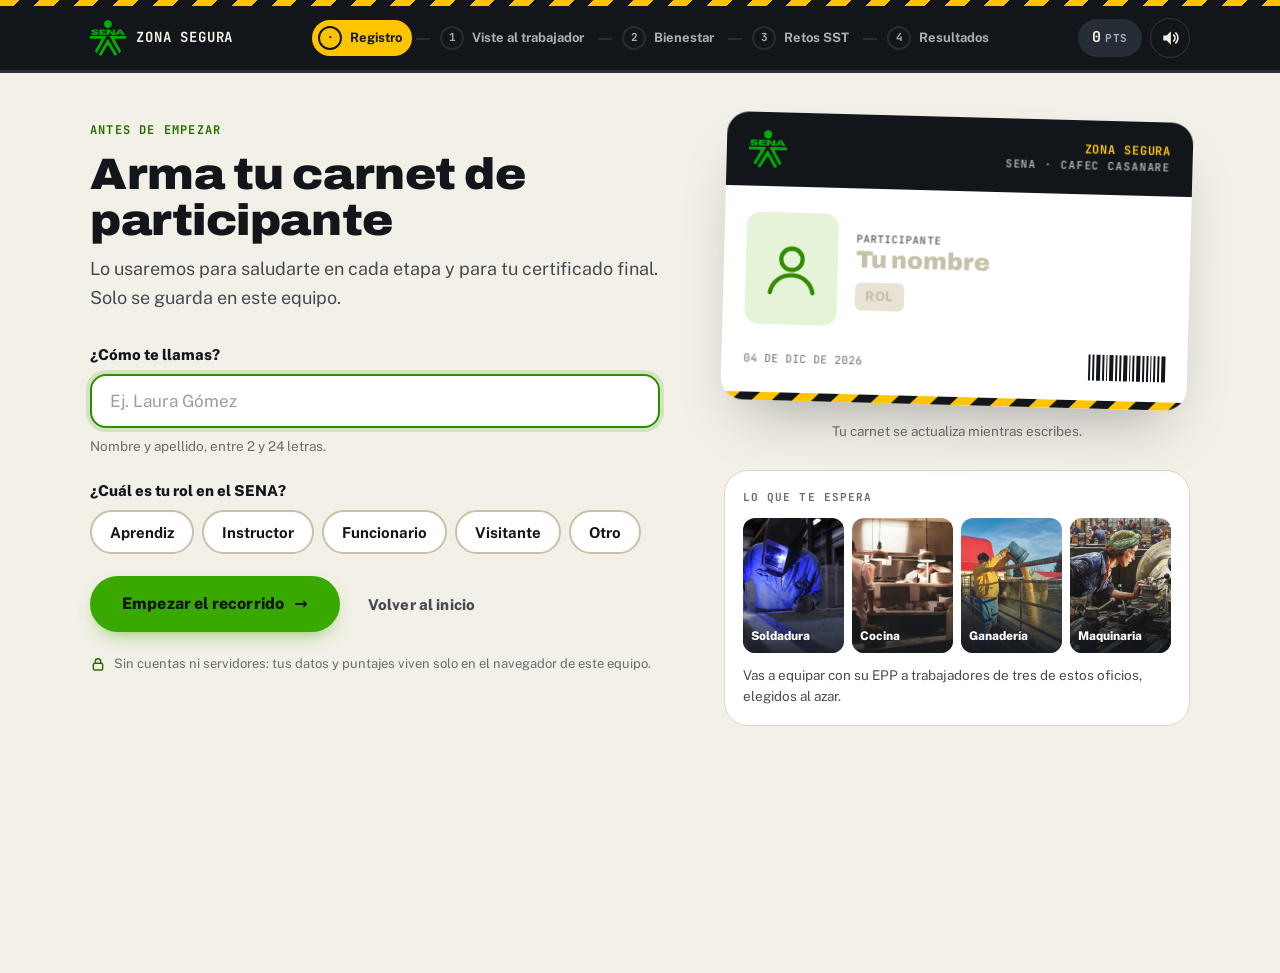
<file: games/sena.html>
<!DOCTYPE html>
<html lang="es" data-base="../">
<head>
  <meta charset="UTF-8">
  <meta name="viewport" content="width=device-width, initial-scale=1">
  <title>Retos SST · Zona Segura</title>
  <meta name="theme-color" content="#12161b">
  <link rel="icon" type="image/png" href="../assets/images/logo-sena.png">
  <link rel="preconnect" href="https://fonts.googleapis.com">
  <link rel="preconnect" href="https://fonts.gstatic.com" crossorigin>
  <link rel="stylesheet" href="https://fonts.googleapis.com/css2?family=Archivo:wdth,wght@100..125,700..900&family=JetBrains+Mono:wght@500;700&family=Public+Sans:wght@400;600;700;800&display=swap">
  <link rel="stylesheet" href="../css/app.css">
  <link rel="stylesheet" href="../css/sena.css">
</head>
<body>
  <div class="page">
    <main class="page__main" id="main">

      <!-- ============ INTRO ============ -->
      <section data-screen="intro">
        <div class="card card--pad intro-card">
          <div>
            <span class="eyebrow">Etapa 3 · Zona Segura SENA</span>
            <h1 class="h1" style="margin-top:10px">Retos SST</h1>
            <p class="lead" style="margin-top:12px">Tres rondas cortas para demostrar que reconoces los ejes de la Seguridad y Salud en el Trabajo en situaciones reales.</p>
            <ol class="rounds-overview">
              <li><span class="n">1</span><span><b>Cinta transportadora</b><span>Clasifica cada situación en su eje antes de que se acabe el tiempo.</span></span><span class="chip">6 situaciones</span></li>
              <li><span class="n">2</span><span><b>Memorama</b><span>Memoriza las cartas y encuentra cada pareja.</span></span><span class="chip">4 parejas</span></li>
              <li><span class="n">3</span><span><b>Ruleta</b><span>Pregunta rápida o reto en vivo: ambos valen igual.</span></span><span class="chip">2 giros</span></li>
            </ol>
            <div class="actions">
              <button class="btn btn--primary btn--lg" type="button" id="btn-start">Empezar ronda 1 <span aria-hidden="true">→</span></button>
              <span class="chip">~3 minutos</span>
            </div>
            <p class="muted skip-note">¿Se complica? Cada ronda tiene un botón <b>Saltar ronda</b> y conservas lo que hayas ganado.</p>
          </div>
          <div class="intro-card__art has-photo" aria-hidden="true">
            <img class="art-photo" src="../assets/images/fotos/industria.webp" alt="">
            <span class="art-badge ejes-badge">
              <img src="../assets/images/eje-higiene.png" alt="">
              <img src="../assets/images/eje-mental.png" alt="">
              <img src="../assets/images/eje-medicina.png" alt="">
              <span>Los 3 ejes de la SST<small>Higiene · Mental · Medicina</small></span>
            </span>
          </div>
        </div>
      </section>

      <!-- ============ RONDA 1 · CINTA ============ -->
      <section data-screen="r1" hidden>
        <div class="module-head">
          <div class="module-head__text">
            <span class="eyebrow" id="r1-eyebrow">Ronda 1 · Situación 1 de 6</span>
            <h1 class="h1">Cinta transportadora</h1>
          </div>
          <div class="hud">
            <div class="hud__item"><span class="hud__label">Vidas</span><span class="lives" id="r1-lives"></span></div>
            <div class="hud__item"><span class="hud__label">Racha</span><span class="hud__value" id="r1-streak">0</span></div>
            <div class="hud__item"><span class="hud__label">Puntos</span><span class="hud__value" id="r1-score">0</span></div>
            <button class="btn btn--ghost btn--sm skip-round js-skip-round" type="button">Saltar ronda <span aria-hidden="true">⏭</span></button>
          </div>
        </div>
        <div class="conveyor" id="conveyor">
          <span class="conveyor__badge" id="r1-badge" hidden></span>
          <div id="belt-slot" style="width:100%;display:grid;place-items:center"></div>
          <div class="conveyor__rollers" aria-hidden="true"><i></i><i></i><i></i><i></i><i></i><i></i><i></i></div>
        </div>
        <div class="bins" id="bins" role="group" aria-label="Ejes de la SST"></div>
        <div class="r-feedback" id="r1-feedback" aria-live="polite" hidden></div>
      </section>

      <!-- ============ RONDA 2 · MEMORAMA ============ -->
      <section data-screen="r2" hidden>
        <div class="module-head">
          <div class="module-head__text">
            <span class="eyebrow">Ronda 2 de 3</span>
            <h1 class="h1">Memorama SST</h1>
          </div>
          <div class="hud">
            <div class="hud__item"><span class="hud__label">Errores</span><span class="lives" id="r2-lives"></span></div>
            <div class="hud__item"><span class="hud__label">Parejas</span><span class="hud__value" id="r2-pairs">0/4</span></div>
            <button class="btn btn--ghost btn--sm skip-round js-skip-round" type="button">Saltar ronda <span aria-hidden="true">⏭</span></button>
          </div>
        </div>
        <div class="memo-bar">
          <span class="chip chip--yellow memo-preview" id="r2-status" aria-live="polite">Memoriza las cartas…</span>
          <span class="muted" style="font-size:14px">Cada carta tiene una gemela idéntica.</span>
        </div>
        <div class="memo-grid" id="memo-grid"></div>
        <div class="r-feedback" id="r2-feedback" aria-live="polite" hidden></div>
      </section>

      <!-- ============ RONDA 3 · RULETA ============ -->
      <section data-screen="r3" hidden>
        <div class="module-head">
          <div class="module-head__text">
            <span class="eyebrow">Ronda 3 de 3</span>
            <h1 class="h1">Ruleta Zona Segura</h1>
          </div>
          <div class="hud">
            <div class="hud__item"><span class="hud__label">Puntos</span><span class="hud__value" id="r3-score">0</span></div>
            <button class="btn btn--ghost btn--sm skip-round js-skip-round" type="button">Saltar ronda <span aria-hidden="true">⏭</span></button>
          </div>
        </div>
        <div class="wheel-layout">
          <div class="wheel-box">
            <div class="wheel-pointer" aria-hidden="true"></div>
            <svg class="wheel" id="wheel" viewBox="0 0 300 300" aria-hidden="true"></svg>
            <div class="wheel-hub" aria-hidden="true"><img src="../assets/images/logo-sena.png" alt=""></div>
          </div>
          <div class="card card--pad r3-panel" id="r3-panel" aria-live="polite"></div>
        </div>
      </section>

      <!-- ============ ENTRE RONDAS ============ -->
      <section data-screen="between" hidden>
        <div class="result">
          <div class="result__badge" aria-hidden="true">
            <svg viewBox="0 0 24 24" fill="none" stroke="currentColor" stroke-width="2.4" stroke-linecap="round" stroke-linejoin="round"><path d="M5 12.5l4.5 4.5L19 7.5"/></svg>
          </div>
          <span class="eyebrow" id="bt-eyebrow">Ronda 1 completada</span>
          <h1 class="h1" style="margin-top:8px" id="bt-title"></h1>
          <p class="lead" style="margin-top:10px" id="bt-text"></p>
          <div class="stats" id="bt-stats"></div>
          <div class="actions"><button class="btn btn--primary btn--lg" type="button" id="bt-next"></button></div>
        </div>
      </section>

      <!-- ============ RESULTADO ============ -->
      <section data-screen="done" hidden>
        <div class="result">
          <div class="result__badge" aria-hidden="true">
            <svg viewBox="0 0 24 24" fill="none" stroke="currentColor" stroke-width="2" stroke-linecap="round" stroke-linejoin="round"><path d="M8 21h8M12 17v4M7 4h10v5a5 5 0 01-10 0V4z"/><path d="M17 5h3v2a3 3 0 01-3 3M7 5H4v2a3 3 0 003 3"/></svg>
          </div>
          <span class="eyebrow">Etapa 3 completada</span>
          <h1 class="h1" style="margin-top:8px" id="done-title">¡Retos superados!</h1>
          <p class="result__points"><span id="done-points">0</span> <small>/ 400 PTS</small></p>
          <ul class="round-summary" id="done-rounds"></ul>
          <div class="actions">
            <button class="btn btn--primary btn--lg" type="button" id="btn-continue">Ver mis resultados finales <span aria-hidden="true">→</span></button>
          </div>
        </div>
      </section>

    </main>
  </div>

  <script src="../js/core.js"></script>
  <script src="../js/data.js"></script>
  <script src="../js/sena.js"></script>
</body>
</html>
</file>
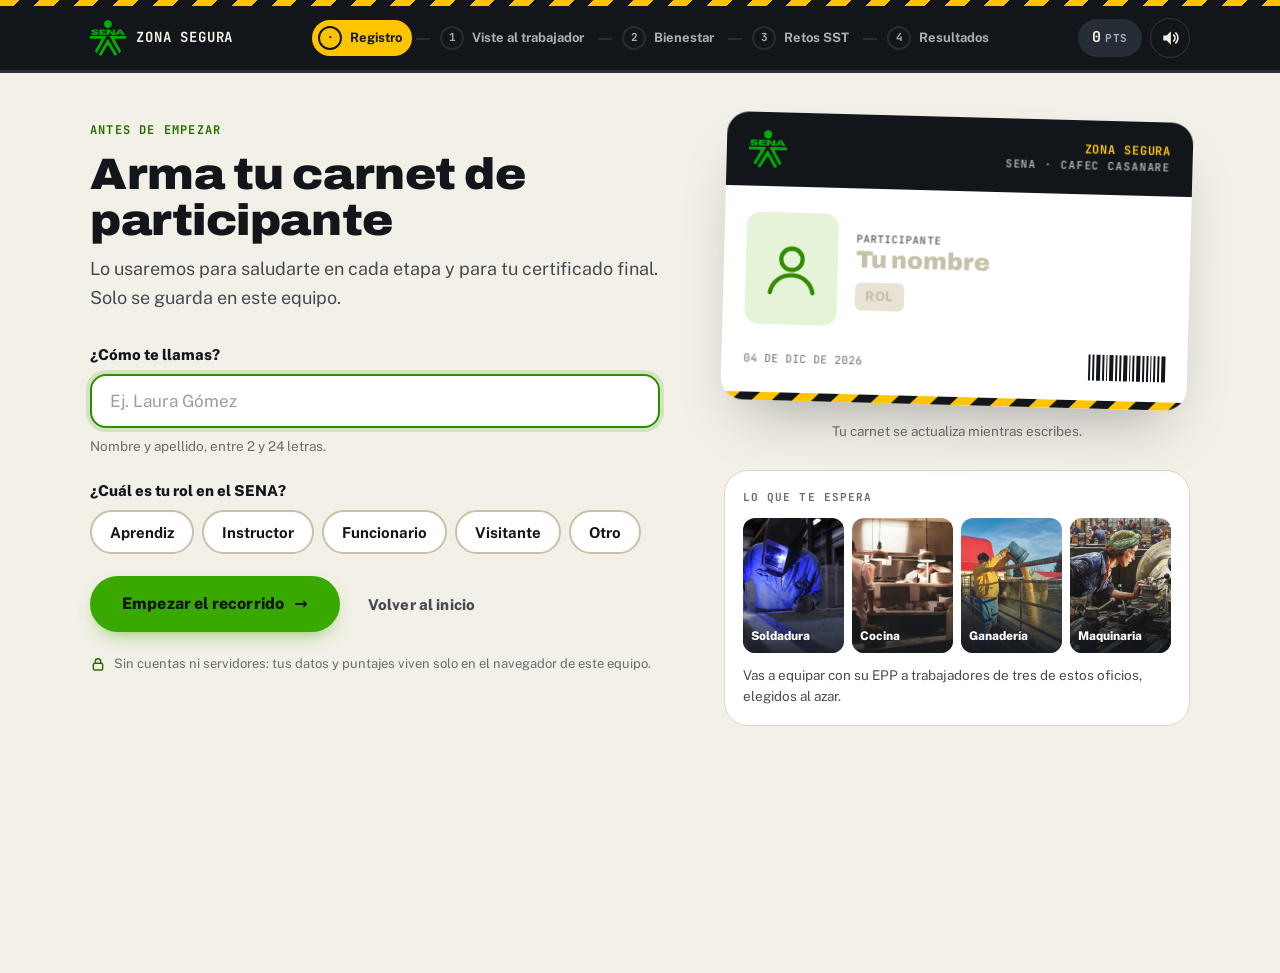
<file: games/vocal-hero.html>
<!DOCTYPE html>
<html lang="es" data-base="../">
<head>
  <meta charset="UTF-8">
  <meta name="viewport" content="width=device-width, initial-scale=1">
  <title>Vocal Hero · Zona Segura</title>
  <meta name="theme-color" content="#12161b">
  <link rel="icon" type="image/png" href="../assets/images/logo-sena.png">
  <link rel="preconnect" href="https://fonts.googleapis.com">
  <link rel="preconnect" href="https://fonts.gstatic.com" crossorigin>
  <link rel="stylesheet" href="https://fonts.googleapis.com/css2?family=Archivo:wdth,wght@100..125,700..900&family=JetBrains+Mono:wght@500;700&family=Public+Sans:wght@400;600;700;800&display=swap">
  <link rel="stylesheet" href="../css/app.css">
  <link rel="stylesheet" href="../css/bienestar.css">
</head>
<body>
  <div class="page">
    <main class="page__main" id="main">

      <!-- ============ INTRO ============ -->
      <section data-screen="intro">
        <div class="card card--pad intro-card">
          <div>
            <span class="eyebrow">Etapa 2 · Bienestar</span>
            <h1 class="h1" style="margin-top:10px">Vocal Hero</h1>
            <p class="lead" style="margin-top:12px">Tu voz es una herramienta de trabajo. Seis ejercicios cortos para calentarla y evitar la fatiga vocal.</p>
            <ol class="how">
              <li><span><strong>Permite el micrófono</strong>Medimos 2 segundos el ruido del lugar para ajustar la sensibilidad. Nada se graba.</span></li>
              <li><span><strong>Sostén el sonido</strong>El anillo solo se llena mientras te escuchamos.</span></li>
              <li><span><strong>Sin cortes, más puntos</strong>Completar un ejercicio sin pausas largas da bonificación.</span></li>
            </ol>
            <div class="actions">
              <button class="btn btn--primary btn--lg" type="button" id="btn-start">Activar micrófono y empezar</button>
              <a class="btn btn--ghost" href="respiracion-guiada.html">Prefiero respiración</a>
            </div>
          </div>
          <div class="intro-card__art has-photo" aria-hidden="true"><img class="art-photo" src="../assets/images/fotos/voz.webp" alt="" style="object-position:60% 35%"><span class="art-badge"><span class="bars bars--mini"><i></i><i></i><i></i><i></i><i></i><i></i><i></i></span><span>Tu voz es tu herramienta<small>6 ejercicios · ~2 min</small></span></span></div>
        </div>
      </section>

      <!-- ============ CALIBRACIÓN ============ -->
      <section data-screen="calib" hidden>
        <div class="card calib">
          <div class="mic-icon is-listening" aria-hidden="true">
            <svg viewBox="0 0 24 24" fill="none" stroke="currentColor" stroke-width="2" stroke-linecap="round"><rect x="9" y="3" width="6" height="11" rx="3"/><path d="M5 11a7 7 0 0014 0M12 18v3"/></svg>
          </div>
          <h1 class="h2" id="calib-title">Escuchando el ambiente…</h1>
          <p class="lead" style="margin-top:8px" id="calib-text">Quédate en silencio un momento. Estamos midiendo el ruido de fondo.</p>
          <div class="vu" aria-hidden="true"><span class="vu__label">NIVEL</span><div class="vu__track"><div class="vu__fill" id="calib-vu"></div></div></div>
          <div id="calib-note" style="margin-top:20px" hidden></div>
        </div>
      </section>

      <!-- ============ SIN MICRÓFONO ============ -->
      <section data-screen="nomic" hidden>
        <div class="card calib">
          <div class="mic-icon" aria-hidden="true" style="background:var(--danger-soft);color:var(--danger)">
            <svg viewBox="0 0 24 24" fill="none" stroke="currentColor" stroke-width="2" stroke-linecap="round"><rect x="9" y="3" width="6" height="11" rx="3"/><path d="M5 11a7 7 0 0014 0M12 18v3M3 3l18 18"/></svg>
          </div>
          <h1 class="h2">No pudimos usar el micrófono</h1>
          <p class="lead" style="margin-top:8px">Revisa que el navegador tenga permiso (ícono del candado en la barra de direcciones) y que haya un micrófono conectado. Si abriste el archivo directo desde la carpeta, usa un servidor local o la demo en línea.</p>
          <div class="actions" style="justify-content:center;margin-top:24px">
            <button class="btn btn--primary" type="button" id="btn-retry-mic">Intentar de nuevo</button>
            <a class="btn btn--dark" href="respiracion-guiada.html">Cambiar a respiración guiada</a>
          </div>
        </div>
      </section>

      <!-- ============ EJERCICIO ============ -->
      <section data-screen="play" hidden>
        <div class="module-head">
          <div class="module-head__text">
            <span class="eyebrow" id="vh-eyebrow">Ejercicio 1 de 6</span>
            <h1 class="h1">Vocal Hero</h1>
          </div>
          <div class="hud">
            <div class="hud__item"><span class="hud__label">Puntos</span><span class="hud__value" id="vh-score">0</span></div>
          </div>
        </div>
        <div class="vh-layout">
          <div class="card vh-main">
            <span class="chip chip--yellow vh-group" id="vh-group">Vocales</span>
            <h2 class="h2 vh-name" id="vh-name">Vocal A</h2>
            <p class="vh-tip" id="vh-tip"></p>
            <div class="vh-sound" id="vh-sound" aria-hidden="true">AAAA</div>
            <div class="vh-ring" aria-hidden="true">
              <svg viewBox="0 0 200 200"><circle class="track" cx="100" cy="100" r="86"/><circle class="prog" id="vh-prog" cx="100" cy="100" r="86"/></svg>
              <div class="vh-ring__center" id="vh-center"></div>
            </div>
            <p class="vh-phase" id="vh-phase" aria-live="polite"></p>
            <div class="vu" aria-hidden="true"><span class="vu__label">TU VOZ</span><div class="vu__track"><div class="vu__fill" id="vh-vu"></div><div class="vu__thr" id="vh-thr"></div></div></div>
            <div class="vh-controls">
              <button class="btn btn--ghost btn--sm" type="button" id="btn-skip">Saltar este ejercicio</button>
            </div>
          </div>
          <aside class="card vh-side" aria-label="Lista de ejercicios">
            <h2 class="h3">Rutina</h2>
            <ol class="vh-list" id="vh-list"></ol>
          </aside>
        </div>
      </section>

      <!-- ============ RESULTADO ============ -->
      <section data-screen="done" hidden>
        <div class="result">
          <div class="result__badge" aria-hidden="true">
            <svg viewBox="0 0 24 24" fill="none" stroke="currentColor" stroke-width="2" stroke-linecap="round"><rect x="9" y="3" width="6" height="11" rx="3"/><path d="M5 11a7 7 0 0014 0M12 18v3"/></svg>
          </div>
          <span class="eyebrow">Etapa 2 completada</span>
          <h1 class="h1" style="margin-top:8px" id="done-title">¡Voz lista!</h1>
          <p class="lead" style="margin-top:10px" id="done-text"></p>
          <p class="result__points"><span id="done-points">0</span> <small>/ 300 PTS</small></p>
          <div class="stats">
            <div class="stat"><div class="stat__value" id="st-done">0/6</div><div class="stat__label">Ejercicios completos</div></div>
            <div class="stat"><div class="stat__value" id="st-clean">0</div><div class="stat__label">Sin interrupciones</div></div>
            <div class="stat"><div class="stat__value" id="st-time">0:00</div><div class="stat__label">Tiempo</div></div>
          </div>
          <div class="actions">
            <button class="btn btn--primary btn--lg" type="button" id="btn-continue">Continuar a los retos SST <span aria-hidden="true">→</span></button>
            <button class="btn btn--ghost" type="button" id="btn-replay">Repetir rutina</button>
          </div>
        </div>
      </section>

    </main>
  </div>

  <script src="../js/core.js"></script>
  <script src="../js/data.js"></script>
  <script src="../js/vocal-audio.js"></script>
  <script src="../js/vocal.js"></script>
</body>
</html>
</file>
<file: css/app.css>
/* ==========================================================
   ZONA SEGURA · Sistema de diseño
   Un solo lenguaje visual para todo el recorrido:
   barra superior oscura (identidad SENA + franja de peligro),
   superficies claras tipo "papel" para jugar y leer.
   ========================================================== */

:root {
  /* Tinta y papel */
  --ink: #12161b;
  --ink-2: #1b2128;
  --ink-3: #262d36;
  --paper: #f3f0e7;
  --paper-2: #e8e3d4;
  --card: #ffffff;
  --line: #ddd6c4;
  --line-strong: #c9c0aa;

  /* Texto */
  --text: #12161b;
  --text-2: #464b51;
  --text-3: #686c71;
  --text-inverse: #f3f0e7;
  --text-inverse-2: #a9afb5;

  /* Marca */
  --green: #39a900;
  --green-strong: #2f8c00;
  --green-ink: #276f00;
  --green-soft: #e5f3d8;
  --yellow: #ffc400;
  --yellow-soft: #fff3c7;
  --yellow-ink: #7a5a00;

  /* Estados */
  --danger: #d1402f;
  --danger-ink: #a12d1f;
  --danger-soft: #fbe2dd;
  --info: #0b6fbf;
  --info-soft: #ddeefb;

  /* Ejes SST (coinciden con sus íconos) */
  --eje-mental: #23955a;
  --eje-mental-soft: #dff3e8;
  --eje-medicina: #0b6fbf;
  --eje-medicina-soft: #ddeefb;
  --eje-higiene: #d9690a;
  --eje-higiene-soft: #fdead8;

  /* Tipografía */
  --font-display: 'Archivo', 'Arial Black', system-ui, sans-serif;
  --font-body: 'Public Sans', system-ui, -apple-system, 'Segoe UI', sans-serif;
  --font-mono: 'JetBrains Mono', ui-monospace, 'Cascadia Mono', Consolas, monospace;

  /* Forma */
  --r-sm: 10px;
  --r-md: 16px;
  --r-lg: 24px;
  --r-pill: 999px;
  --shadow-sm: 0 1px 2px rgba(18, 22, 27, 0.06), 0 1px 1px rgba(18, 22, 27, 0.04);
  --shadow-md: 0 10px 30px -12px rgba(18, 22, 27, 0.22), 0 2px 6px rgba(18, 22, 27, 0.05);
  --shadow-lg: 0 30px 60px -24px rgba(18, 22, 27, 0.35);
  --ring: 0 0 0 3px var(--card), 0 0 0 5px var(--green-strong);

  --topbar-h: 64px;
  --gutter: clamp(16px, 4vw, 40px);
  --maxw: 1180px;
  --ease-out: cubic-bezier(0.22, 1, 0.36, 1);
  --ease-expo: cubic-bezier(0.16, 1, 0.3, 1);
}

/* ---------- Base ---------- */
*, *::before, *::after { box-sizing: border-box; }
* { margin: 0; }
html { -webkit-text-size-adjust: 100%; }
body {
  font-family: var(--font-body);
  font-size: 16px;
  line-height: 1.55;
  color: var(--text);
  background: var(--paper);
  min-height: 100vh;
  min-height: 100dvh;
  -webkit-font-smoothing: antialiased;
  text-rendering: optimizeLegibility;
}
img, svg { display: block; max-width: 100%; }
button, input { font: inherit; color: inherit; }
button { cursor: pointer; }
a { color: inherit; }
[hidden] { display: none !important; }
:focus-visible { outline: none; box-shadow: var(--ring); border-radius: var(--r-sm); }
[tabindex='-1']:focus { outline: none; box-shadow: none; }
::selection { background: var(--yellow); color: var(--ink); }

.sr-only {
  position: absolute; width: 1px; height: 1px; padding: 0; margin: -1px;
  overflow: hidden; clip: rect(0 0 0 0); white-space: nowrap; border: 0;
}
.skip-link {
  position: absolute; left: 12px; top: -60px; z-index: 100;
  background: var(--yellow); color: var(--ink); font-weight: 800;
  padding: 10px 16px; border-radius: var(--r-sm); text-decoration: none;
}
.skip-link:focus { top: 12px; }

/* ---------- Tipografía ---------- */
.display {
  font-family: var(--font-display);
  font-weight: 900;
  font-stretch: 112%;
  line-height: 0.98;
  letter-spacing: -0.015em;
  text-transform: uppercase;
}
.h1 { font-family: var(--font-display); font-weight: 900; font-stretch: 108%; font-size: clamp(28px, 4.2vw, 44px); line-height: 1.04; letter-spacing: -0.01em; }
.h2 { font-family: var(--font-display); font-weight: 800; font-stretch: 105%; font-size: clamp(22px, 2.6vw, 28px); line-height: 1.12; }
.h3 { font-family: var(--font-display); font-weight: 800; font-size: 18px; line-height: 1.2; }
.lead { font-size: clamp(16px, 1.6vw, 18px); color: var(--text-2); line-height: 1.6; }
.muted { color: var(--text-3); }
.eyebrow {
  font-family: var(--font-mono);
  font-size: 12px;
  font-weight: 700;
  letter-spacing: 0.1em;
  text-transform: uppercase;
  color: var(--green-ink);
}
.mono { font-family: var(--font-mono); }
.tabular { font-variant-numeric: tabular-nums; }

/* ---------- Franja de peligro ---------- */
.hazard {
  height: 6px;
  background: repeating-linear-gradient(135deg, var(--yellow) 0 14px, var(--ink) 14px 28px);
}

/* ---------- Botones ---------- */
.btn {
  --btn-bg: var(--card);
  --btn-fg: var(--text);
  --btn-bd: var(--line-strong);
  display: inline-flex;
  align-items: center;
  justify-content: center;
  gap: 10px;
  min-height: 46px;
  padding: 0 22px;
  border-radius: var(--r-pill);
  border: 2px solid var(--btn-bd);
  background: var(--btn-bg);
  color: var(--btn-fg);
  font-weight: 800;
  font-size: 15px;
  letter-spacing: 0.01em;
  text-decoration: none;
  white-space: nowrap;
  user-select: none;
  transition: transform 0.16s var(--ease-out), background-color 0.16s, border-color 0.16s, box-shadow 0.16s, color 0.16s;
}
.btn:hover { transform: translateY(-1px); }
.btn:active { transform: translateY(1px) scale(0.98); }
.btn:focus-visible { border-radius: var(--r-pill); }
.btn[disabled], .btn[aria-disabled='true'] { opacity: 0.45; cursor: not-allowed; transform: none; box-shadow: none; }
.btn svg { width: 18px; height: 18px; flex-shrink: 0; }

.btn--primary { --btn-bg: var(--green); --btn-fg: var(--ink); --btn-bd: var(--green); box-shadow: 0 8px 20px -10px rgba(57, 169, 0, 0.8); }
.btn--primary:hover { --btn-bg: #42bd00; --btn-bd: #42bd00; }
.btn--dark { --btn-bg: var(--ink); --btn-fg: var(--text-inverse); --btn-bd: var(--ink); }
.btn--dark:hover { --btn-bg: var(--ink-3); --btn-bd: var(--ink-3); }
.btn--yellow { --btn-bg: var(--yellow); --btn-fg: var(--ink); --btn-bd: var(--yellow); }
.btn--ghost { --btn-bg: transparent; --btn-bd: transparent; --btn-fg: var(--text-2); padding: 0 14px; }
.btn--ghost:hover { --btn-bg: var(--paper-2); }
.btn--lg { min-height: 56px; padding: 0 30px; font-size: 16px; }
.btn--sm { min-height: 38px; padding: 0 16px; font-size: 14px; }
.btn--block { width: 100%; }

.icon-btn {
  display: inline-grid;
  place-items: center;
  width: 40px; height: 40px;
  border-radius: 50%;
  border: 1px solid rgba(255, 255, 255, 0.14);
  background: transparent;
  color: var(--text-inverse);
  transition: background-color 0.15s;
}
.icon-btn:hover { background: rgba(255, 255, 255, 0.08); }
.icon-btn svg { width: 20px; height: 20px; }
.icon-btn:focus-visible { border-radius: 50%; box-shadow: 0 0 0 3px var(--ink), 0 0 0 5px var(--yellow); }

/* ---------- Superficies ---------- */
.card {
  background: var(--card);
  border: 1px solid var(--line);
  border-radius: var(--r-lg);
  box-shadow: var(--shadow-sm);
}
.card--pad { padding: clamp(20px, 3.2vw, 36px); }
.chip {
  display: inline-flex; align-items: center; gap: 6px;
  padding: 5px 12px;
  border-radius: var(--r-pill);
  background: var(--paper-2);
  color: var(--text-2);
  font-size: 13px; font-weight: 700;
  white-space: nowrap;
}
.chip--green { background: var(--green-soft); color: var(--green-ink); }
.chip--yellow { background: var(--yellow-soft); color: var(--yellow-ink); }
.chip--danger { background: var(--danger-soft); color: var(--danger-ink); }
.chip--info { background: var(--info-soft); color: var(--info); }

/* ---------- Layout de página ---------- */
.page { min-height: 100vh; min-height: 100dvh; display: flex; flex-direction: column; }
.page__main { flex: 1; width: 100%; max-width: var(--maxw); margin: 0 auto; padding: clamp(20px, 4vw, 44px) var(--gutter) 64px; }
.page__main--narrow { max-width: 760px; }

/* ==========================================================
   BARRA SUPERIOR DEL RECORRIDO
   ========================================================== */
.topbar {
  position: sticky; top: 0; z-index: 50;
  background: var(--ink);
  color: var(--text-inverse);
}
.topbar__inner {
  max-width: var(--maxw);
  margin: 0 auto;
  height: var(--topbar-h);
  padding: 0 var(--gutter);
  display: flex;
  align-items: center;
  gap: 18px;
}
.brand {
  display: inline-flex; align-items: center; gap: 10px;
  text-decoration: none;
  font-family: var(--font-mono);
  font-weight: 700; font-size: 14px; letter-spacing: 0.06em;
  flex-shrink: 0;
}
.brand img { width: 36px; height: 36px; object-fit: contain; }

.stepper {
  flex: 1;
  display: flex;
  justify-content: center;
  list-style: none;
  padding: 0;
  gap: 4px;
  min-width: 0;
}
.stepper__item {
  display: flex; align-items: center; gap: 8px;
  font-size: 13px; font-weight: 700;
  color: var(--text-inverse-2);
  padding: 6px 10px 6px 6px;
  border-radius: var(--r-pill);
  white-space: nowrap;
}
.stepper { gap: 22px; }
.stepper__item { position: relative; }
.stepper__item + .stepper__item::before {
  content: '';
  position: absolute;
  left: -18px; top: 50%;
  width: 14px; height: 2px;
  background: var(--ink-3);
}
.stepper__dot {
  width: 24px; height: 24px; border-radius: 50%;
  display: grid; place-items: center;
  font-family: var(--font-mono); font-size: 11px;
  border: 2px solid var(--ink-3);
  color: var(--text-inverse-2);
  flex-shrink: 0;
}
.stepper__item.is-done { color: var(--text-inverse); }
.stepper__item.is-done .stepper__dot { background: var(--green); border-color: var(--green); color: var(--ink); }
.stepper__item.is-done + .stepper__item::before { background: var(--green); }
.stepper__item.is-current { color: var(--ink); background: var(--yellow); }
.stepper__item.is-current .stepper__dot { border-color: var(--ink); color: var(--ink); background: transparent; }

.topbar__compact { display: none; flex: 1; min-width: 0; }
.topbar__compact-label { font-size: 13px; font-weight: 700; white-space: nowrap; overflow: hidden; text-overflow: ellipsis; }
.topbar__compact-label span { color: var(--text-inverse-2); font-family: var(--font-mono); font-weight: 700; font-size: 11px; letter-spacing: 0.08em; display: block; }

.topbar__tools { display: flex; align-items: center; gap: 8px; flex-shrink: 0; }
.topbar__skip {
  display: inline-flex; align-items: center; gap: 7px;
  min-height: 38px; padding: 0 14px;
  border: 1px solid var(--ink-3); border-radius: var(--r-pill);
  background: transparent; color: var(--text-inverse-2);
  font: 700 13px/1 var(--font-body); cursor: pointer;
  transition: background 0.2s, color 0.2s, border-color 0.2s;
}
.topbar__skip svg { width: 15px; height: 15px; }
.topbar__skip:hover { background: var(--ink-3); color: var(--text-inverse); border-color: var(--line-strong); }
.topbar__skip:focus-visible { outline: none; box-shadow: 0 0 0 3px var(--ink), 0 0 0 5px var(--yellow); }
@media (max-width: 560px) {
  .topbar__skip { padding: 0 11px; }
  .topbar__skip span { position: absolute; width: 1px; height: 1px; overflow: hidden; clip: rect(0 0 0 0); }
}
.score-pill {
  display: inline-flex; align-items: baseline; gap: 4px;
  padding: 7px 14px;
  border-radius: var(--r-pill);
  background: var(--ink-3);
  font-family: var(--font-mono);
  font-weight: 700;
  font-size: 15px;
  font-variant-numeric: tabular-nums;
}
.score-pill small { font-size: 11px; color: var(--text-inverse-2); letter-spacing: 0.06em; }
.score-pill.is-bump { animation: pill-bump 0.5s var(--ease-expo); }
@keyframes pill-bump { 40% { transform: scale(1.14); background: var(--green); color: var(--ink); } }

.topbar__progress { height: 3px; background: var(--ink-3); }
.topbar__progress-fill { height: 100%; background: linear-gradient(90deg, var(--green), var(--yellow)); transform-origin: left; transform: scaleX(var(--p, 0)); transition: transform 0.6s var(--ease-out); }

@media (max-width: 960px) {
  .stepper { display: none; }
  .topbar__compact { display: block; }
  .brand span { display: none; }
}

/* ==========================================================
   MÓDULOS: cabecera de módulo, pantallas, HUD
   ========================================================== */
.module-head {
  display: flex; align-items: flex-end; justify-content: space-between;
  gap: 16px 24px; flex-wrap: wrap;
  margin-bottom: clamp(18px, 3vw, 28px);
}
.module-head__text { min-width: 0; }
.module-head__text .eyebrow { margin-bottom: 8px; display: block; }
.module-head__text p { margin-top: 8px; color: var(--text-2); max-width: 60ch; }

.screen { animation: screen-in 0.45s var(--ease-out) both; }
@keyframes screen-in { from { opacity: 0; transform: translateY(12px); } }

/* Intro de módulo */
.intro-card {
  display: grid;
  grid-template-columns: minmax(0, 1.15fr) minmax(0, 1fr);
  gap: clamp(20px, 4vw, 48px);
  align-items: center;
}
.intro-card__art {
  border-radius: var(--r-lg);
  background: var(--ink);
  min-height: 300px;
  position: relative;
  overflow: hidden;
  display: grid;
  place-items: center;
  color: var(--text-inverse);
}
/* Arte con fotografía (fotos CC0 en assets/images/fotos) */
.art-photo { position: absolute; inset: 0; width: 100%; height: 100%; object-fit: cover; }
.has-photo::before {
  content: ''; position: absolute; inset: 0; z-index: 1; pointer-events: none;
  background: linear-gradient(180deg, rgba(18, 22, 27, 0) 35%, rgba(18, 22, 27, 0.82) 100%);
}
.has-photo { place-items: end start; }
.art-badge {
  position: relative; z-index: 2;
  margin: 16px;
  display: inline-flex; align-items: center; gap: 12px;
  padding: 10px 16px 10px 12px;
  border-radius: var(--r-pill);
  background: rgba(18, 22, 27, 0.78);
  border: 1px solid rgba(255, 255, 255, 0.12);
  -webkit-backdrop-filter: blur(8px);
  backdrop-filter: blur(8px);
  color: var(--text-inverse);
  font-size: 13.5px; font-weight: 700;
}
.art-badge small { display: block; font-weight: 400; font-size: 12px; color: var(--text-inverse-2); }
.art-credit {
  position: absolute; z-index: 2; right: 12px; bottom: 10px;
  font-family: var(--font-mono); font-size: 10px; letter-spacing: 0.06em; color: rgba(243, 240, 231, 0.6);
}

.how {
  list-style: none; padding: 0;
  display: grid; gap: 12px;
  margin: 22px 0 28px;
  counter-reset: how;
}
.how li {
  counter-increment: how;
  display: grid;
  grid-template-columns: 34px 1fr;
  gap: 12px;
  align-items: start;
  color: var(--text-2);
}
.how li::before {
  content: counter(how);
  width: 34px; height: 34px;
  border-radius: 50%;
  background: var(--ink);
  color: var(--yellow);
  font-family: var(--font-mono);
  font-weight: 700;
  font-size: 14px;
  display: grid; place-items: center;
}
.how strong { color: var(--text); display: block; }
.actions { display: flex; gap: 12px; flex-wrap: wrap; align-items: center; }

@media (max-width: 820px) {
  .intro-card { grid-template-columns: 1fr; }
  .intro-card__art { min-height: 200px; order: -1; }
}

/* HUD (marcador durante el juego) */
.hud {
  display: flex; align-items: center; gap: 10px; flex-wrap: wrap;
}
.hud__item {
  display: flex; flex-direction: column;
  padding: 8px 16px;
  background: var(--card);
  border: 1px solid var(--line);
  border-radius: var(--r-md);
  min-width: 86px;
}
.hud__label { font-family: var(--font-mono); font-size: 10.5px; font-weight: 700; letter-spacing: 0.1em; text-transform: uppercase; color: var(--text-3); }
.hud__value { font-family: var(--font-display); font-weight: 800; font-size: 22px; line-height: 1.15; font-variant-numeric: tabular-nums; }

.lives { display: flex; gap: 3px; }
.lives svg { width: 20px; height: 20px; color: var(--danger); transition: transform 0.3s var(--ease-expo), opacity 0.3s, color 0.3s; }
.lives svg.is-lost { color: var(--line-strong); opacity: 0.55; transform: scale(0.82); }
.lives svg.is-losing { animation: life-lose 0.5s var(--ease-out); }
@keyframes life-lose { 30% { transform: scale(1.5) rotate(-12deg); } }

/* Barra de avance */
.meter { height: 10px; border-radius: var(--r-pill); background: var(--paper-2); overflow: hidden; }
.meter__fill { height: 100%; border-radius: inherit; background: var(--green); transform-origin: left; transform: scaleX(var(--p, 0)); transition: transform 0.4s var(--ease-out); }
.meter--sm { height: 6px; }

/* Feedback (aciertos y errores) */
.feedback {
  display: flex; gap: 14px; align-items: flex-start;
  padding: 14px 18px;
  border-radius: var(--r-md);
  border: 1px solid;
  animation: feedback-in 0.35s var(--ease-out);
}
@keyframes feedback-in { from { opacity: 0; transform: translateY(6px); } }
.feedback__icon { width: 28px; height: 28px; border-radius: 50%; display: grid; place-items: center; flex-shrink: 0; color: #fff; }
.feedback__icon svg { width: 16px; height: 16px; }
.feedback__title { font-weight: 800; }
.feedback__text { color: var(--text-2); font-size: 15px; }
.feedback--ok { background: var(--green-soft); border-color: #bfe0a5; }
.feedback--ok .feedback__icon { background: var(--green-strong); }
.feedback--bad { background: var(--danger-soft); border-color: #f1bdb4; }
.feedback--bad .feedback__icon { background: var(--danger); }
.feedback--info { background: var(--yellow-soft); border-color: #f2dc8d; }
.feedback--info .feedback__icon { background: var(--yellow-ink); }

/* Resultado de módulo */
.result {
  max-width: 720px;
  margin: 0 auto;
  text-align: center;
}
.result__badge {
  width: 88px; height: 88px;
  margin: 0 auto 18px;
  border-radius: 28px;
  display: grid; place-items: center;
  background: var(--ink);
  color: var(--yellow);
  transform: rotate(-4deg);
  box-shadow: var(--shadow-md);
}
.result__badge svg { width: 46px; height: 46px; }
.result__points {
  margin: 26px auto 8px;
  font-family: var(--font-display);
  font-weight: 900;
  font-stretch: 112%;
  font-size: clamp(56px, 10vw, 88px);
  line-height: 1;
  font-variant-numeric: tabular-nums;
}
.result__points small { font-size: 0.32em; color: var(--text-3); font-weight: 800; letter-spacing: 0.02em; }
.stats {
  display: grid;
  grid-template-columns: repeat(auto-fit, minmax(100px, 1fr));
  gap: 12px;
  margin: 26px 0;
}
.stat {
  background: var(--card);
  border: 1px solid var(--line);
  border-radius: var(--r-md);
  padding: 14px 16px;
  text-align: left;
}
.stat__value { font-family: var(--font-display); font-weight: 800; font-size: 26px; line-height: 1.1; font-variant-numeric: tabular-nums; }
.stat__label { font-size: 13px; color: var(--text-3); font-weight: 600; }
@media (max-width: 480px) { .stat { padding: 12px; } .stat__value { font-size: 21px; } .stat__label { font-size: 12px; } }
.result .actions { justify-content: center; margin-top: 8px; }

/* ==========================================================
   DIÁLOGO / HOJA
   ========================================================== */
.dialog {
  margin: auto;
  border: none;
  padding: 0;
  border-radius: var(--r-lg);
  background: var(--card);
  color: var(--text);
  width: min(560px, calc(100vw - 32px));
  max-height: calc(100dvh - 48px);
  box-shadow: var(--shadow-lg);
}
.dialog::backdrop { background: rgba(18, 22, 27, 0.6); backdrop-filter: blur(3px); }
.dialog[open] { animation: dialog-in 0.3s var(--ease-out); }
@keyframes dialog-in { from { opacity: 0; transform: translateY(16px) scale(0.98); } }
.dialog__body { padding: 26px 26px 8px; }
.dialog__body p { color: var(--text-2); margin-top: 8px; }
.dialog__foot { display: flex; gap: 10px; justify-content: flex-end; padding: 18px 26px 24px; flex-wrap: wrap; }

@media (max-width: 600px) {
  .dialog.dialog--sheet {
    margin: auto 0 0;
    width: 100vw;
    max-width: 100vw;
    border-radius: var(--r-lg) var(--r-lg) 0 0;
  }
  .dialog.dialog--sheet[open] { animation: sheet-in 0.35s var(--ease-out); }
  @keyframes sheet-in { from { transform: translateY(40%); opacity: 0; } }
}

/* ==========================================================
   AVISOS FLOTANTES Y CONFETI
   ========================================================== */
.toasts {
  position: fixed; left: 50%; bottom: 24px; z-index: 90;
  transform: translateX(-50%);
  display: flex; flex-direction: column; gap: 8px; align-items: center;
  pointer-events: none;
  width: max-content;
  max-width: calc(100vw - 32px);
}
.toast {
  background: var(--ink);
  color: var(--text-inverse);
  padding: 12px 18px;
  border-radius: var(--r-pill);
  font-weight: 700;
  font-size: 14px;
  box-shadow: var(--shadow-md);
  animation: toast-in 0.35s var(--ease-expo), toast-out 0.3s ease-in forwards 2.4s;
}
.toast--ok { background: var(--green); color: var(--ink); }
.toast--bad { background: var(--danger); color: #fff; }
@keyframes toast-in { from { opacity: 0; transform: translateY(16px) scale(0.9); } }
@keyframes toast-out { to { opacity: 0; transform: translateY(8px); } }

.float-points {
  position: fixed; z-index: 95; pointer-events: none;
  font-family: var(--font-display); font-weight: 900; font-size: 26px;
  color: var(--green-strong);
  text-shadow: 0 2px 0 #fff, 0 0 12px rgba(255, 255, 255, 0.9);
  animation: float-up 1s var(--ease-out) forwards;
}
.float-points--bad { color: var(--danger); }
@keyframes float-up { to { opacity: 0; transform: translateY(-60px) scale(1.15); } }

.confetti-layer { position: fixed; inset: 0; pointer-events: none; z-index: 96; overflow: hidden; }

/* ==========================================================
   PIE
   ========================================================== */
.foot {
  border-top: 1px solid var(--line);
  padding: 18px var(--gutter);
  font-size: 13px;
  color: var(--text-3);
  text-align: center;
}

/* ---------- Movimiento reducido ---------- */
@media (prefers-reduced-motion: reduce) {
  *, *::before, *::after {
    animation-duration: 0.01ms !important;
    animation-iteration-count: 1 !important;
    transition-duration: 0.01ms !important;
    scroll-behavior: auto !important;
  }
}
</file>
<file: css/home.css>
/* ==========================================================
   Página de inicio
   ========================================================== */
.home { background: var(--ink); color: var(--text-inverse); overflow-x: clip; }
.home-foot .brand { flex-shrink: 1; min-width: 0; }
.home-foot .brand span { display: inline; }

/* ---------- Navegación ---------- */
.home-nav {
  position: sticky; top: 0; z-index: 30;
  max-width: none;
  padding: 14px max(var(--gutter), calc((100% - var(--maxw)) / 2 + var(--gutter)));
  display: flex; align-items: center; justify-content: space-between; gap: 16px;
  background: rgba(18, 22, 27, 0.82);
  -webkit-backdrop-filter: blur(12px);
  backdrop-filter: blur(12px);
  border-bottom: 1px solid transparent;
  transition: border-color 0.3s;
}
.home-nav.is-scrolled { border-bottom-color: var(--ink-3); }
.home-nav .brand span { display: inline; }
.home-nav__links { display: flex; align-items: center; gap: 22px; }
.home-nav__link { font-family: var(--font-mono); font-size: 13px; font-weight: 700; color: var(--text-inverse-2); text-decoration: none; letter-spacing: 0.04em; }
.home-nav__link:hover { color: var(--text-inverse); }
.home-nav__cta { opacity: 0; transform: translateY(-4px); pointer-events: none; transition: opacity 0.25s, transform 0.25s var(--ease-out); }
.home-nav.is-scrolled .home-nav__cta { opacity: 1; transform: none; pointer-events: auto; }
@media (max-width: 640px) {
  .home-nav__link { display: none; }
}

/* ---------- Hero ---------- */
.hero {
  position: relative;
  max-width: var(--maxw);
  margin: 0 auto;
  padding: clamp(32px, 6vw, 72px) var(--gutter) clamp(40px, 6vw, 72px);
  display: grid;
  grid-template-columns: minmax(0, 1.05fr) minmax(0, 1fr);
  gap: clamp(24px, 4vw, 56px);
  align-items: center;
}
.hero__copy { position: relative; z-index: 2; }
.hero__tag {
  display: inline-flex; align-items: center; gap: 8px;
  padding: 7px 14px;
  border: 1px solid rgba(255, 196, 0, 0.45);
  border-radius: var(--r-pill);
  color: var(--yellow);
  font-family: var(--font-mono); font-size: 12px; font-weight: 700; letter-spacing: 0.08em;
}
.hero__tag::before { content: ''; width: 7px; height: 7px; border-radius: 50%; background: var(--yellow); animation: tag-pulse 2s ease-in-out infinite; }
@keyframes tag-pulse { 50% { opacity: 0.35; } }
.hero__title { font-size: clamp(56px, 8.2vw, 120px); margin-top: 24px; }
.hero__title em { font-style: normal; color: var(--green); display: block; }
.hero__lead { margin-top: 24px; max-width: 34ch; font-size: clamp(17px, 1.9vw, 21px); line-height: 1.5; color: var(--text-inverse-2); }
.hero__lead strong { color: var(--text-inverse); font-weight: 700; }
.hero__actions { margin-top: 34px; display: flex; flex-wrap: wrap; gap: 14px; align-items: center; }
.hero__actions .btn--ghost { --btn-fg: var(--text-inverse-2); }
.hero__actions .btn--ghost:hover { --btn-bg: var(--ink-3); --btn-fg: var(--text-inverse); }
.hero__actions .btn--primary { box-shadow: 0 12px 32px -10px rgba(57, 169, 0, 0.7); }

.hero__facts {
  list-style: none; padding: 0;
  margin-top: 40px;
  display: flex; flex-wrap: wrap; gap: 0;
  border-top: 1px solid var(--ink-3);
  max-width: 480px;
}
.hero__facts li { flex: 1 1 0; min-width: 0; padding: 16px 16px 0 0; display: flex; flex-direction: column; gap: 4px; }
.hero__facts li + li { padding-left: 16px; border-left: 1px solid var(--ink-3); }
.hero__facts b { font-family: var(--font-display); font-weight: 900; font-size: clamp(26px, 3vw, 34px); line-height: 1; color: var(--text-inverse); font-variant-numeric: tabular-nums; }
.hero__facts span { font-family: var(--font-mono); font-size: 11px; letter-spacing: 0.08em; text-transform: uppercase; color: var(--text-inverse-2); }

.hero__resume {
  margin-top: 26px;
  display: inline-flex; align-items: center; gap: 12px;
  padding: 10px 16px 10px 10px;
  background: var(--ink-2);
  border: 1px solid var(--ink-3);
  border-radius: var(--r-pill);
  font-size: 14px; color: var(--text-inverse-2);
}
.hero__resume b { color: var(--text-inverse); }
.hero__resume .avatar { width: 34px; height: 34px; border-radius: 50%; background: var(--green); color: var(--ink); display: grid; place-items: center; font-weight: 900; flex-shrink: 0; }

/* Cuadrilla de trabajadores */
.hero__art { position: relative; min-width: 0; }
.crew {
  position: relative;
  aspect-ratio: 1.2 / 1;
  max-width: 580px;
  margin-left: auto;
  border-radius: 28px;
  background:
    radial-gradient(120% 80% at 50% 100%, rgba(57, 169, 0, 0.28), transparent 60%),
    linear-gradient(180deg, var(--ink-2), #151a20);
  border: 1px solid var(--ink-3);
  overflow: hidden;
  isolation: isolate;
}
.crew::before {
  content: '';
  position: absolute; inset: 0; z-index: -1;
  background-image: linear-gradient(rgba(255, 255, 255, 0.035) 1px, transparent 1px), linear-gradient(90deg, rgba(255, 255, 255, 0.035) 1px, transparent 1px);
  background-size: 32px 32px;
  -webkit-mask-image: linear-gradient(180deg, #000 30%, transparent 85%);
  mask-image: linear-gradient(180deg, #000 30%, transparent 85%);
}
.crew__bg {
  position: absolute; inset: 0; z-index: -2;
  width: 100%; height: 100%; object-fit: cover; object-position: 50% 30%;
  opacity: 0.55;
  filter: saturate(0.8);
}
.crew::after {
  content: ''; position: absolute; inset: 0; z-index: -1; pointer-events: none;
  background: linear-gradient(180deg, rgba(18, 22, 27, 0.35) 0%, rgba(18, 22, 27, 0.55) 45%, rgba(18, 22, 27, 0.95) 88%);
}
.crew__spot {
  position: absolute; left: 50%; top: -20%; width: 70%; height: 110%;
  transform: translateX(-50%);
  background: radial-gradient(50% 60% at 50% 40%, rgba(255, 196, 0, 0.12), transparent 70%);
  pointer-events: none;
}
.crew__floor {
  position: absolute; left: 0; right: 0; bottom: 0; height: 13%;
  background: repeating-linear-gradient(-45deg, var(--yellow) 0 16px, var(--ink) 16px 32px);
  border-top: 3px solid var(--ink);
  z-index: 3;
}
.crew__line {
  position: absolute; z-index: 2;
  left: 3%; right: 3%; bottom: 12%;
  height: 54%;
  display: flex; align-items: flex-end; justify-content: space-between; gap: 1.5%;
}
.crew__w {
  flex: 1 1 0; min-width: 0;
  width: 100%; max-height: 100%;
  object-fit: contain; object-position: bottom;
  filter: drop-shadow(0 18px 18px rgba(0, 0, 0, 0.45));
  animation: crew-in 0.9s var(--ease-expo) both;
}
.crew__w:nth-child(2) { animation-delay: 0.1s; }
.crew__w:nth-child(3) { animation-delay: 0.2s; }
.crew__w:nth-child(4) { animation-delay: 0.3s; }
@keyframes crew-in { from { opacity: 0; transform: translateY(24px); } }

.float-chip {
  position: absolute; z-index: 4;
  display: inline-flex; align-items: center; gap: 8px;
  padding: 8px 14px 8px 8px;
  border-radius: var(--r-pill);
  background: var(--card); color: var(--text);
  font-size: 13px; font-weight: 700;
  box-shadow: var(--shadow-lg);
  animation: chip-float 5s ease-in-out infinite, crew-in 0.8s var(--ease-expo) both;
}
.float-chip i { width: 24px; height: 24px; border-radius: 50%; display: grid; place-items: center; font-style: normal; font-weight: 900; font-size: 13px; }
.float-chip--ok { top: 7%; left: 6%; animation-delay: 0s, 0.6s; }
.float-chip--ok i { background: var(--green); color: #fff; }
.float-chip--pts {
  top: 19%; left: 6%;
  padding: 8px 14px;
  background: var(--green); color: var(--ink);
  font-family: var(--font-display); font-weight: 900; font-size: 15px;
  animation-delay: -1.2s, 0.7s;
}
@keyframes chip-float { 50% { transform: translateY(-8px); } }

.mini-score {
  position: absolute; z-index: 4;
  right: 6%; top: 6%;
  width: 158px;
  padding: 14px 16px;
  border-radius: 16px;
  background: rgba(18, 22, 27, 0.88);
  border: 1px solid var(--ink-3);
  -webkit-backdrop-filter: blur(8px);
  backdrop-filter: blur(8px);
  animation: crew-in 0.8s var(--ease-expo) 0.9s both;
}
.mini-score span { font-family: var(--font-mono); font-size: 10px; letter-spacing: 0.12em; color: var(--text-inverse-2); }
.mini-score b { display: block; margin-top: 4px; font-family: var(--font-display); font-weight: 900; font-size: 30px; line-height: 1; color: var(--text-inverse); }
.mini-score b small { font-size: 14px; color: var(--text-inverse-2); font-weight: 800; }
.mini-score__bar { margin-top: 10px; height: 6px; border-radius: 3px; background: var(--ink-3); overflow: hidden; }
.mini-score__bar i { display: block; height: 100%; width: 82.5%; background: linear-gradient(90deg, var(--green), var(--yellow)); border-radius: inherit; transform-origin: left; animation: bar-grow 1.4s var(--ease-expo) 1.1s both; }
@keyframes bar-grow { from { transform: scaleX(0); } }
.mini-score em { display: inline-block; margin-top: 10px; font-style: normal; font-size: 12px; font-weight: 800; color: var(--yellow); }

@media (max-width: 960px) {
  .hero { grid-template-columns: 1fr; }
  .hero__title { font-size: clamp(56px, 15vw, 120px); }
  .crew { margin: 0 auto; max-width: 560px; aspect-ratio: 1.2 / 1; }
}
@media (max-width: 480px) {
  .crew { aspect-ratio: 1.1 / 1; border-radius: 22px; }
  .float-chip { font-size: 12px; }
  .mini-score { display: none; }
  .float-chip--pts { top: 7%; left: auto; right: 6%; }
  .crew__line { height: 58%; }
}

/* ---------- Cinta demostrativa ---------- */
.belt { border-top: 1px solid var(--ink-3); border-bottom: 1px solid var(--ink-3); background: #0f1317; }
.belt__inner { max-width: var(--maxw); margin: 0 auto; padding: 22px var(--gutter) 6px; }
.belt__label { display: flex; align-items: center; gap: 10px; font-family: var(--font-mono); font-size: 11.5px; letter-spacing: 0.1em; color: var(--text-inverse-2); text-transform: uppercase; }
.belt__dot { width: 8px; height: 8px; border-radius: 50%; background: var(--danger); box-shadow: 0 0 0 4px rgba(209, 64, 47, 0.25); animation: tag-pulse 1.4s ease-in-out infinite; }
.belt__track {
  position: relative;
  margin-top: 14px;
  padding: 10px 0 24px;
  overflow: hidden;
  -webkit-mask-image: linear-gradient(90deg, transparent, #000 6%, #000 94%, transparent);
  mask-image: linear-gradient(90deg, transparent, #000 6%, #000 94%, transparent);
}
.belt__track::after {
  content: '';
  position: absolute; left: 0; right: 0; bottom: 8px; height: 4px;
  background: repeating-linear-gradient(90deg, var(--yellow) 0 18px, transparent 18px 36px);
  animation: belt-rail 1.2s linear infinite;
}
@keyframes belt-rail { to { background-position: 36px 0; } }
.belt__items { display: flex; gap: 16px; width: max-content; animation: belt-move 42s linear infinite; }
.belt__track:hover .belt__items { animation-play-state: paused; }
@keyframes belt-move { to { transform: translateX(-50%); } }
.belt__card {
  width: 250px; flex-shrink: 0;
  padding: 14px 16px;
  background: var(--ink-2);
  border: 1px solid var(--ink-3);
  border-radius: 12px;
  font-size: 14px; line-height: 1.45;
  color: var(--paper-2);
}
.belt__card b { display: flex; align-items: center; gap: 7px; margin-bottom: 6px; font-family: var(--font-mono); font-size: 10.5px; letter-spacing: 0.08em; text-transform: uppercase; color: var(--c); }
.belt__card b::before { content: ''; width: 7px; height: 7px; border-radius: 2px; background: var(--c); flex-shrink: 0; }
.belt__card[data-eje='mental'] { --c: #4cc97f; }
.belt__card[data-eje='medicina'] { --c: #4aa7f0; }
.belt__card[data-eje='higiene'] { --c: #ff9a3d; }

/* ---------- Secciones claras ---------- */
.band { background: var(--paper); color: var(--text); }
.section { max-width: var(--maxw); margin: 0 auto; padding: clamp(64px, 9vw, 112px) var(--gutter); }
.section--tight { padding-top: 0; }
.section__head { max-width: 640px; }
.section__head .h1 { margin-top: 10px; text-transform: uppercase; }
.section__head p { margin-top: 14px; color: var(--text-2); font-size: 17px; }

/* ---------- Recorrido ---------- */
.route {
  list-style: none; padding: 0;
  margin-top: 48px;
  display: grid;
  grid-template-columns: repeat(4, minmax(0, 1fr));
  gap: 16px;
  counter-reset: stop;
}
.stop {
  position: relative;
  display: flex; flex-direction: column;
  background: var(--card);
  border: 1px solid var(--line);
  border-radius: var(--r-lg);
  overflow: hidden;
  transition: transform 0.35s var(--ease-expo), box-shadow 0.35s var(--ease-expo), border-color 0.2s;
}
.stop:hover { transform: translateY(-4px); box-shadow: var(--shadow-md); border-color: var(--line-strong); }
.stop:not(:last-child)::after {
  content: '';
  position: absolute; z-index: 2;
  right: -13px; top: 74px;
  width: 10px; height: 10px;
  border-top: 3px solid var(--ink); border-right: 3px solid var(--ink);
  transform: rotate(45deg);
}
.stop__art {
  position: relative;
  height: 156px;
  display: grid; place-items: center;
  overflow: hidden;
  background: var(--stop-bg, var(--paper-2));
}
.stop__body { padding: 18px 20px 22px; }
.stop__meta { display: flex; align-items: center; justify-content: space-between; gap: 8px; font-family: var(--font-mono); font-size: 11px; font-weight: 700; letter-spacing: 0.06em; text-transform: uppercase; color: var(--text-3); }
.stop__n { color: var(--green-ink); }
.stop h3 { margin-top: 10px; }
.stop__body > p:last-child { margin-top: 8px; color: var(--text-2); font-size: 15px; }

.stop--epp { --stop-bg: linear-gradient(160deg, #fdead8, #f6d6b5); }
.stop--epp .stop__art img { position: absolute; bottom: -18%; height: 130%; width: auto; transition: transform 0.5s var(--ease-expo); }
.stop--epp:hover .stop__art img { transform: translateY(-6px) scale(1.03); }
.stop__badge { position: absolute; top: 12px; left: 12px; padding: 4px 10px; border-radius: var(--r-pill); background: var(--ink); color: var(--yellow); font-family: var(--font-mono); font-size: 11px; font-weight: 700; letter-spacing: 0.08em; }

.stop--bien { --stop-bg: linear-gradient(160deg, #dff3e8, #c4e8d3); }
.stop__orb { position: absolute; width: 110px; height: 110px; border-radius: 50%; background: radial-gradient(circle, rgba(35, 149, 90, 0.35), rgba(35, 149, 90, 0.08) 70%); animation: orb-breathe 6s ease-in-out infinite; }
@keyframes orb-breathe { 0%, 100% { transform: scale(0.7); } 40%, 55% { transform: scale(1.1); } }
.stop--bien .bars { position: relative; display: flex; align-items: center; gap: 5px; height: 60px; }
.stop--bien .bars i { width: 6px; border-radius: 3px; background: var(--eje-mental); animation: bar-eq 1.1s ease-in-out infinite; }
.stop--bien .bars i:nth-child(1) { height: 30%; animation-delay: -0.2s; }
.stop--bien .bars i:nth-child(2) { height: 60%; animation-delay: -0.5s; }
.stop--bien .bars i:nth-child(3) { height: 90%; animation-delay: -0.1s; }
.stop--bien .bars i:nth-child(4) { height: 70%; animation-delay: -0.7s; }
.stop--bien .bars i:nth-child(5) { height: 100%; animation-delay: -0.3s; }
.stop--bien .bars i:nth-child(6) { height: 50%; animation-delay: -0.6s; }
.stop--bien .bars i:nth-child(7) { height: 35%; animation-delay: -0.4s; }
@keyframes bar-eq { 50% { transform: scaleY(0.45); } }

.stop--retos { --stop-bg: linear-gradient(160deg, #ddeefb, #c3def5); }
.stop__cards { position: relative; width: 120px; height: 90px; }
.stop__cards i { position: absolute; inset: 0; border-radius: 12px; background: radial-gradient(circle at 50% 55%, var(--c) 0 13px, transparent 14px), var(--card); border: 2px solid var(--ink); box-shadow: var(--shadow-sm); transition: transform 0.5s var(--ease-expo); }
.stop__cards i:nth-child(1) { transform: rotate(-12deg) translateX(-18px); --c: var(--eje-higiene); }
.stop__cards i:nth-child(2) { transform: rotate(4deg) translateX(4px); --c: var(--eje-mental); }
.stop__cards i:nth-child(3) { transform: rotate(14deg) translateX(24px) translateY(-4px); --c: var(--eje-medicina); }
.stop--retos:hover .stop__cards i:nth-child(1) { transform: rotate(-18deg) translateX(-30px); }
.stop--retos:hover .stop__cards i:nth-child(3) { transform: rotate(20deg) translateX(36px) translateY(-8px); }

.stop--final { --stop-bg: linear-gradient(160deg, var(--ink-2), var(--ink)); }
.stop__medal {
  width: 84px; height: 84px; border-radius: 50%;
  display: grid; place-items: center;
  background: conic-gradient(from 200deg, var(--yellow), #ffe07a, var(--yellow), #e0a800, var(--yellow));
  color: var(--ink); font-size: 38px;
  box-shadow: 0 0 0 8px rgba(255, 196, 0, 0.18), 0 14px 30px -8px rgba(255, 196, 0, 0.6);
  transition: transform 0.6s var(--ease-expo);
}
.stop--final:hover .stop__medal { transform: rotate(-12deg) scale(1.06); }

@media (max-width: 1000px) {
  .route { grid-template-columns: repeat(2, minmax(0, 1fr)); }
  .stop::after { display: none; }
}
@media (max-width: 560px) {
  .route { grid-template-columns: 1fr; gap: 12px; }
  .stop { flex-direction: row; }
  .stop__art { width: 104px; height: auto; min-height: 128px; flex-shrink: 0; }
  .stop--epp .stop__art img { height: 120%; bottom: -24%; }
  .stop__orb { width: 70px; height: 70px; }
  .stop--bien .bars { height: 40px; gap: 3px; }
  .stop--bien .bars i { width: 4px; }
  .stop__cards { transform: scale(0.6); }
  .stop__medal { width: 58px; height: 58px; font-size: 26px; }
  .stop__body { padding: 14px 16px 16px; }
  .stop__meta { flex-direction: column; align-items: flex-start; gap: 2px; }
}

/* ---------- A tu ritmo ---------- */
.easy {
  display: grid;
  grid-template-columns: minmax(0, 0.9fr) minmax(0, 1.1fr);
  gap: clamp(24px, 4vw, 56px);
  align-items: center;
  padding: clamp(28px, 4vw, 48px);
  border-radius: 28px;
  background: var(--ink);
  color: var(--text-inverse);
  position: relative;
  overflow: hidden;
}
.easy::before {
  content: '';
  position: absolute; right: -80px; top: -80px; width: 260px; height: 260px; border-radius: 50%;
  background: radial-gradient(circle, rgba(255, 196, 0, 0.18), transparent 70%);
}
.easy .eyebrow { color: var(--yellow); }
.easy__head .h1 { margin-top: 10px; text-transform: uppercase; font-size: clamp(30px, 4.4vw, 48px); }
.easy__head p { margin-top: 14px; color: var(--text-inverse-2); font-size: 17px; max-width: 42ch; }
.easy__list { list-style: none; padding: 0; display: grid; gap: 12px; position: relative; }
.easy__list li {
  display: flex; gap: 16px; align-items: flex-start;
  padding: 16px 18px;
  border-radius: 16px;
  background: var(--ink-2);
  border: 1px solid var(--ink-3);
}
.easy__icon { width: 42px; height: 42px; flex-shrink: 0; border-radius: 12px; display: grid; place-items: center; background: var(--green); color: var(--ink); }
.easy__list li:nth-child(2) .easy__icon { background: var(--yellow); }
.easy__list li:nth-child(3) .easy__icon { background: var(--paper); }
.easy__icon svg { width: 21px; height: 21px; }
.easy__list b { display: block; font-size: 16px; }
.easy__list span { display: block; margin-top: 3px; font-size: 14.5px; color: var(--text-inverse-2); }
@media (max-width: 860px) { .easy { grid-template-columns: 1fr; } }

/* ---------- Ejes ---------- */
.ejes { margin-top: 48px; display: grid; grid-template-columns: repeat(3, minmax(0, 1fr)); gap: 16px; }
.eje {
  position: relative;
  display: flex; flex-direction: column;
  border-radius: var(--r-lg);
  background: var(--card);
  border: 1px solid var(--line);
  overflow: hidden;
  transition: transform 0.35s var(--ease-expo), box-shadow 0.35s var(--ease-expo);
}
.eje:hover { transform: translateY(-4px); box-shadow: var(--shadow-md); }
.eje__photo { height: 170px; overflow: hidden; background: var(--ink); }
.eje__photo img { width: 100%; height: 100%; object-fit: cover; transition: transform 0.6s var(--ease-expo); }
.eje:hover .eje__photo img { transform: scale(1.04); }
.eje__body { position: relative; padding: 22px 26px 26px; }
.eje__icon { width: 56px; height: 56px; border-radius: 14px; box-shadow: 0 0 0 5px var(--cs); }
.eje__key {
  position: absolute; top: 22px; right: 22px;
  min-width: 30px; height: 30px; padding: 0 8px;
  display: grid; place-items: center;
  border: 1px solid var(--line-strong); border-bottom-width: 3px; border-radius: 8px;
  font-family: var(--font-mono); font-size: 13px; font-weight: 700; color: var(--text-3);
}
.eje h3 { margin-top: 20px; }
.eje p { margin-top: 8px; color: var(--text-2); font-size: 15px; }
.eje__eg { margin-top: 16px; padding-top: 14px; border-top: 1px dashed var(--line); font-size: 14px; color: var(--text-3); }
.eje__eg b { color: var(--text); font-weight: 700; }
.eje--mental { --c: var(--eje-mental); --cs: var(--eje-mental-soft); }
.eje--medicina { --c: var(--eje-medicina); --cs: var(--eje-medicina-soft); }
.eje--higiene { --c: var(--eje-higiene); --cs: var(--eje-higiene-soft); }
@media (max-width: 860px) { .ejes { grid-template-columns: 1fr; } }

/* ---------- Podio del equipo ---------- */
.podium-card {
  display: grid; grid-template-columns: minmax(0, 0.8fr) minmax(0, 1.2fr); gap: 24px 40px; align-items: center;
  padding: clamp(24px, 4vw, 40px);
  border-radius: 28px;
  background: var(--card);
  border: 1px solid var(--line);
}
.podium-card .h2 { margin-top: 8px; }
.podium-card .muted { margin-top: 8px; font-size: 14.5px; }
.podium { list-style: none; padding: 0; display: grid; gap: 8px; }
.podium li { display: grid; grid-template-columns: 36px minmax(0, 1fr) auto; gap: 14px; align-items: center; padding: 12px 16px; border-radius: 14px; background: var(--paper); }
.podium .pos { width: 32px; height: 32px; border-radius: 50%; display: grid; place-items: center; font-family: var(--font-display); font-weight: 900; background: var(--paper-2); color: var(--text-2); }
.podium li:nth-child(1) .pos { background: var(--yellow); color: var(--ink); }
.podium li:nth-child(2) .pos { background: #d5d9de; color: var(--ink); }
.podium li:nth-child(3) .pos { background: #e8b88a; color: var(--ink); }
.podium .who { min-width: 0; font-weight: 700; overflow: hidden; text-overflow: ellipsis; white-space: nowrap; }
.podium .who small { display: block; font-weight: 400; font-size: 13px; color: var(--text-3); overflow: hidden; text-overflow: ellipsis; }
.podium .pts { font-family: var(--font-display); font-weight: 900; font-size: 20px; font-variant-numeric: tabular-nums; }
@media (max-width: 760px) { .podium-card { grid-template-columns: 1fr; } }

/* ---------- Cierre ---------- */
.closing { text-align: center; position: relative; }
.closing__crew { display: flex; justify-content: center; gap: 14px; margin-bottom: 18px; }
.closing__crew img { height: 120px; width: auto; filter: drop-shadow(0 12px 14px rgba(0, 0, 0, 0.5)); }
.closing .h1 { text-transform: uppercase; max-width: 16ch; margin: 0 auto; font-size: clamp(34px, 6vw, 68px); }
.closing p { margin: 16px auto 0; max-width: 46ch; color: var(--text-inverse-2); font-size: 17px; }
.closing .actions { justify-content: center; margin-top: 32px; }

.trades { list-style: none; padding: 0; margin-top: 40px; display: grid; grid-template-columns: repeat(4, minmax(0, 1fr)); gap: 16px; }
.trade { position: relative; aspect-ratio: 3 / 4; border-radius: var(--r-lg); overflow: hidden; background: var(--ink); }
.trade img { width: 100%; height: 100%; object-fit: cover; transition: transform 0.7s var(--ease-expo); }
.trade:hover img { transform: scale(1.05); }
.trade::after { content: ''; position: absolute; inset: 0; background: linear-gradient(180deg, transparent 40%, rgba(18, 22, 27, 0.9)); pointer-events: none; }
.trade__body { position: absolute; z-index: 1; left: 18px; right: 18px; bottom: 16px; color: var(--text-inverse); }
.trade__body b { display: block; font-family: var(--font-display); font-weight: 900; font-size: 22px; text-transform: uppercase; }
.trade__body span { display: block; margin-top: 4px; font-size: 14px; color: var(--paper-2); }
@media (max-width: 900px) { .trades { grid-template-columns: repeat(2, minmax(0, 1fr)); } }
@media (max-width: 480px) { .trades { gap: 10px; } .trade__body { left: 12px; right: 10px; bottom: 12px; } .trade__body b { font-size: 17px; } .trade__body span { font-size: 12.5px; } }

.home-foot a { color: var(--text-inverse); }
.home-foot {
  max-width: var(--maxw); margin: 0 auto;
  padding: 26px var(--gutter);
  border-top: 1px solid var(--ink-3);
  display: flex; justify-content: space-between; gap: 12px; flex-wrap: wrap;
  font-size: 13px; color: var(--text-inverse-2);
}
.home-foot .brand img { width: 26px; height: 26px; }

@media (prefers-reduced-motion: reduce) {
  .belt__items { animation: none; flex-wrap: wrap; width: auto; }
  .belt__items > :nth-child(n + 7) { display: none; }
  .crew__w, .float-chip, .mini-score, .mini-score__bar i, .stop__orb, .stop--bien .bars i, .hero__tag::before, .belt__dot { animation: none; }
}
</file>
<file: css/bienestar.css>
/* ==========================================================
   Etapa 2 · Bienestar (elección, Vocal Hero, Respiración)
   ========================================================== */
.choices { display: grid; grid-template-columns: repeat(2, minmax(0, 1fr)); gap: 20px; margin-top: 32px; }
.choice {
  position: relative;
  display: flex; flex-direction: column;
  padding: 0;
  overflow: hidden;
  text-decoration: none;
  transition: transform 0.25s var(--ease-out), box-shadow 0.25s, border-color 0.25s;
}
.choice:hover { transform: translateY(-4px); box-shadow: var(--shadow-md); border-color: var(--line-strong); }
.choice:focus-visible { border-radius: var(--r-lg); }
.choice__art { height: 220px; background: var(--ink); display: grid; place-items: center; position: relative; overflow: hidden; }
.choice__body { padding: 24px 26px 26px; display: flex; flex-direction: column; gap: 10px; flex: 1; }
.choice__body p { color: var(--text-2); }
.choice__meta { display: flex; gap: 8px; flex-wrap: wrap; margin-top: auto; padding-top: 8px; }
.choice__go { margin-top: 14px; display: inline-flex; align-items: center; gap: 8px; font-weight: 800; color: var(--green-ink); }
.choice__go svg { width: 18px; height: 18px; transition: transform 0.2s var(--ease-out); }
.choice:hover .choice__go svg { transform: translateX(4px); }

/* Arte: barras de voz */
.bars { display: flex; align-items: center; gap: 6px; height: 90px; }
.bars i { width: 10px; height: 100%; border-radius: 6px; background: var(--green); transform: scaleY(0.18); animation: bar 1.1s ease-in-out infinite; }
.bars i:nth-child(odd) { background: var(--yellow); }
.bars i:nth-child(1) { animation-delay: -0.9s; } .bars i:nth-child(2) { animation-delay: -0.2s; }
.bars i:nth-child(3) { animation-delay: -0.6s; } .bars i:nth-child(4) { animation-delay: -0.4s; }
.bars i:nth-child(5) { animation-delay: -0.8s; } .bars i:nth-child(6) { animation-delay: -0.1s; }
.bars i:nth-child(7) { animation-delay: -0.5s; } .bars i:nth-child(8) { animation-delay: -0.3s; }
.bars i:nth-child(9) { animation-delay: -0.7s; }
@keyframes bar { 0%, 100% { transform: scaleY(0.18); } 50% { transform: scaleY(1); } }

/* Arte: círculo de respiración */
.breath-art { width: 120px; height: 120px; border-radius: 50%; background: radial-gradient(circle at 35% 30%, #9be36a, var(--green) 55%, var(--green-strong)); animation: breath-art 8s ease-in-out infinite; box-shadow: 0 0 0 14px rgba(57, 169, 0, 0.15), 0 0 0 30px rgba(57, 169, 0, 0.07); }
@keyframes breath-art { 0%, 100% { transform: scale(0.62); } 40%, 55% { transform: scale(1); } }

@media (max-width: 760px) { .choices { grid-template-columns: 1fr; } .choice__art { height: 170px; } }

/* ==========================================================
   Vocal Hero
   ========================================================== */
.vh-layout { display: grid; grid-template-columns: minmax(0, 1fr) 300px; gap: 20px; align-items: start; }
.vh-main { padding: clamp(22px, 4vw, 40px); text-align: center; }
.vh-group { display: inline-flex; }
.vh-name { margin-top: 12px; }
.vh-tip { margin: 10px auto 0; max-width: 46ch; color: var(--text-2); }
.vh-sound {
  margin: 28px auto 6px;
  font-family: var(--font-display); font-weight: 900; font-stretch: 125%;
  font-size: clamp(54px, 11vw, 112px);
  line-height: 1;
  letter-spacing: 0.04em;
  color: var(--paper-2);
  position: relative;
  display: flex; justify-content: center; gap: 0.25em; flex-wrap: wrap;
  transition: color 0.3s;
}
.vh-sound.is-live { color: var(--ink); }
.vh-sound span { transition: color 0.2s, transform 0.2s var(--ease-out); }
.vh-sound .is-active { color: var(--green-strong); transform: scale(1.12); }
.vh-sound .is-done { color: var(--text-3); }
.vh-phase { min-height: 28px; font-weight: 800; color: var(--text-2); }
.vh-phase.is-voice { color: var(--green-ink); }
.vh-phase.is-silent { color: var(--yellow-ink); }

.vh-ring { position: relative; width: 190px; height: 190px; margin: 18px auto 8px; }
.vh-ring svg { width: 100%; height: 100%; transform: rotate(-90deg); }
.vh-ring circle { fill: none; stroke-width: 14; }
.vh-ring .track { stroke: var(--paper-2); }
.vh-ring .prog { stroke: var(--green); stroke-linecap: round; transition: stroke-dashoffset 0.12s linear; }
.vh-ring__center { position: absolute; inset: 0; display: grid; place-content: center; text-align: center; }
.vh-ring__pct { font-family: var(--font-display); font-weight: 900; font-size: 44px; line-height: 1; font-variant-numeric: tabular-nums; }
.vh-ring__sub { font-size: 13px; color: var(--text-3); font-weight: 700; }
.vh-countdown { font-family: var(--font-display); font-weight: 900; font-size: 64px; color: var(--ink); }

.vu { display: flex; align-items: center; gap: 12px; max-width: 360px; margin: 18px auto 0; }
.vu__label { font-family: var(--font-mono); font-size: 11px; font-weight: 700; letter-spacing: 0.08em; color: var(--text-3); }
.vu__track { position: relative; flex: 1; height: 12px; border-radius: 6px; background: var(--paper-2); overflow: hidden; }
.vu__fill { position: absolute; inset: 0; background: linear-gradient(90deg, var(--green), var(--yellow) 75%, var(--danger)); transform-origin: left; transform: scaleX(var(--p, 0)); transition: transform 0.08s linear; }
.vu__thr { position: absolute; top: -3px; bottom: -3px; width: 2px; background: var(--ink); left: var(--t, 20%); }

.vh-controls { margin-top: 26px; display: flex; gap: 10px; justify-content: center; flex-wrap: wrap; }

.vh-side { padding: 18px; }
.vh-list { list-style: none; padding: 0; display: grid; gap: 4px; margin-top: 12px; }
.vh-list li { display: grid; grid-template-columns: 24px 1fr auto; gap: 10px; align-items: center; padding: 8px 10px; border-radius: 10px; font-size: 14px; font-weight: 600; color: var(--text-3); }
.vh-list li .dot { width: 22px; height: 22px; border-radius: 50%; border: 2px solid var(--line-strong); display: grid; place-items: center; font-size: 11px; font-weight: 900; }
.vh-list li.is-current { background: var(--yellow-soft); color: var(--text); }
.vh-list li.is-current .dot { border-color: var(--ink); }
.vh-list li.is-done { color: var(--text); }
.vh-list li.is-done .dot { background: var(--green); border-color: var(--green); color: var(--ink); }
.vh-list li.is-skipped .dot { background: var(--paper-2); }
.vh-list li .pts { font-family: var(--font-mono); font-size: 12px; color: var(--green-ink); }

.calib { text-align: center; padding: clamp(28px, 5vw, 48px); max-width: 620px; margin: 0 auto; }
.calib .vu { margin-top: 28px; }
.mic-icon { width: 84px; height: 84px; margin: 0 auto 18px; border-radius: 50%; background: var(--ink); color: var(--yellow); display: grid; place-items: center; }
.mic-icon svg { width: 40px; height: 40px; }
.mic-icon.is-listening { animation: listen 1.4s ease-in-out infinite; }
@keyframes listen { 50% { box-shadow: 0 0 0 16px rgba(255, 196, 0, 0.18); } }

@media (max-width: 900px) {
  .vh-layout { grid-template-columns: 1fr; }
  .vh-side { order: 2; }
}

/* ==========================================================
   Respiración guiada
   ========================================================== */
.rg-stage { padding: clamp(22px, 4vw, 40px); text-align: center; position: relative; overflow: hidden; }
.rg-top { display: flex; justify-content: space-between; gap: 12px; flex-wrap: wrap; align-items: center; }
.rg-orb-wrap { position: relative; width: min(380px, 78vw); aspect-ratio: 1; margin: 22px auto 10px; display: grid; place-items: center; }
.rg-ring { position: absolute; inset: 0; transform: rotate(-90deg); }
.rg-ring circle { fill: none; stroke-width: 6; }
.rg-ring .track { stroke: var(--paper-2); }
.rg-ring .prog { stroke: var(--ink); stroke-linecap: round; }
.rg-orb {
  position: absolute; inset: 9%;
  border-radius: 50%;
  background: radial-gradient(circle at 34% 28%, #b8f08e, var(--green) 52%, var(--green-strong));
  box-shadow: 0 30px 60px -20px rgba(47, 140, 0, 0.6), inset 0 -18px 40px rgba(0, 0, 0, 0.12);
  transform: scale(var(--s, 0.45));
  will-change: transform;
}
.rg-orb.is-hold { background: radial-gradient(circle at 34% 28%, #fff1b0, var(--yellow) 55%, #e0a800); box-shadow: 0 30px 60px -20px rgba(224, 168, 0, 0.6); }
.rg-orb.is-exhale { background: radial-gradient(circle at 34% 28%, #a9d8ff, #3a95dd 55%, var(--info)); box-shadow: 0 30px 60px -20px rgba(11, 111, 191, 0.55); }
.rg-orb.is-rest { background: radial-gradient(circle at 34% 28%, #e8e3d4, #c9c0aa 60%, #a99f86); box-shadow: none; }
.rg-center { position: relative; z-index: 1; color: var(--ink); text-shadow: 0 1px 0 rgba(255, 255, 255, 0.4); }
.rg-phase { font-family: var(--font-display); font-weight: 900; font-stretch: 112%; font-size: clamp(30px, 6vw, 44px); text-transform: uppercase; line-height: 1; }
.rg-count { font-family: var(--font-display); font-weight: 900; font-size: clamp(56px, 12vw, 84px); line-height: 1; font-variant-numeric: tabular-nums; }
.rg-hint { min-height: 26px; color: var(--text-2); font-weight: 700; margin-top: 6px; }

.rg-timeline { display: flex; gap: 4px; max-width: 480px; margin: 22px auto 0; }
.rg-timeline span { height: 8px; border-radius: 4px; background: var(--paper-2); position: relative; overflow: hidden; }
.rg-timeline span i { position: absolute; inset: 0; transform-origin: left; transform: scaleX(var(--p, 0)); background: var(--ink); }
.rg-timeline-labels { display: flex; gap: 4px; max-width: 480px; margin: 6px auto 0; font-size: 12px; font-weight: 700; color: var(--text-3); }
.rg-timeline-labels span { text-align: left; }
.rg-timeline-labels .is-on { color: var(--text); }

.rg-cycles { display: flex; gap: 8px; justify-content: center; margin-top: 18px; }
.rg-cycles i { width: 12px; height: 12px; border-radius: 50%; border: 2px solid var(--line-strong); }
.rg-cycles i.is-done { background: var(--green); border-color: var(--green); }
.rg-cycles i.is-current { border-color: var(--ink); background: var(--yellow); }
.rg-controls { margin-top: 24px; display: flex; gap: 10px; justify-content: center; flex-wrap: wrap; }
.rg-paused { position: absolute; inset: 0; background: rgba(243, 240, 231, 0.86); backdrop-filter: blur(2px); display: grid; place-content: center; gap: 14px; z-index: 3; text-align: center; }

.phases-legend { display: grid; grid-template-columns: repeat(4, 1fr); gap: 8px; margin: 22px 0 26px; }
.phases-legend li { list-style: none; background: var(--paper); border-radius: var(--r-md); padding: 12px; text-align: center; }
.phases-legend b { display: block; font-family: var(--font-display); font-weight: 900; font-size: 26px; }
.phases-legend span { font-size: 13px; font-weight: 700; color: var(--text-2); }
.phases-legend { padding: 0; }
@media (max-width: 480px) { .phases-legend { grid-template-columns: repeat(2, 1fr); } }

/* Versiones mini para las insignias sobre foto */
.bars--mini { height: 22px; gap: 3px; }
.bars--mini i { width: 4px; border-radius: 2px; }
.breath-art--mini { width: 24px; height: 24px; flex-shrink: 0; box-shadow: 0 0 0 4px rgba(57, 169, 0, 0.25); }
.choice__art.has-photo { display: grid; place-items: end start; }
</file>
<file: css/epp.css>
/* ==========================================================
   Etapa 1 · Viste al trabajador
   ========================================================== */
.epp-art { padding: 28px 20px 10px; display: flex; align-items: flex-end; justify-content: center; gap: clamp(6px, 2vw, 18px); }
.epp-art img { height: auto; width: 30%; max-height: 250px; object-fit: contain; filter: drop-shadow(0 18px 24px rgba(0, 0, 0, 0.45)); }
.epp-art img:nth-child(2) { max-height: 280px; width: 33%; }
.epp-art::after {
  content: ''; position: absolute; left: 0; right: 0; bottom: 0; height: 10px;
  background: repeating-linear-gradient(135deg, var(--yellow) 0 14px, var(--ink) 14px 28px);
}

/* Pestañas de áreas */
.areas { display: flex; gap: 8px; flex-wrap: wrap; margin-bottom: 18px; list-style: none; padding: 0; }
.area-tab {
  display: inline-flex; align-items: center; gap: 8px;
  padding: 8px 14px 8px 8px;
  border-radius: var(--r-pill);
  background: var(--card);
  border: 1px solid var(--line);
  font-weight: 700; font-size: 14px; color: var(--text-3);
}
.area-tab__n { width: 26px; height: 26px; border-radius: 50%; display: grid; place-items: center; background: var(--paper-2); font-family: var(--font-mono); font-size: 12px; }
.area-tab.is-current { color: var(--text); border-color: var(--ink); box-shadow: inset 0 0 0 1px var(--ink); }
.area-tab.is-current .area-tab__n { background: var(--ink); color: var(--yellow); }
.area-tab.is-perfect .area-tab__n { background: var(--green); color: var(--ink); }
.area-tab.is-partial .area-tab__n { background: var(--yellow); color: var(--ink); }
.area-tab.is-done { color: var(--text-2); }

.epp-board {
  display: grid;
  grid-template-columns: minmax(0, 0.95fr) minmax(0, 1.05fr);
  gap: 20px;
  align-items: start;
}

/* Escenario con el personaje */
.stage-card { padding: 22px; position: relative; overflow: hidden; }
.stage-card__brief { display: flex; gap: 14px; align-items: center; }
.brief-photo { width: 96px; height: 72px; flex-shrink: 0; border-radius: 12px; object-fit: cover; background: var(--paper-2); }
.stage-card__brief p { color: var(--text-2); font-size: 15px; margin-top: 4px; }
.figure {
  position: relative;
  margin: 18px auto 0;
  width: fit-content;
  max-width: 100%;
}
.figure::before {
  content: '';
  position: absolute; left: 50%; bottom: 2%;
  width: 70%; height: 18px; transform: translateX(-50%);
  background: radial-gradient(ellipse, rgba(18, 22, 27, 0.22), transparent 70%);
}
.figure img {
  position: relative;
  height: min(440px, 56vh);
  width: auto;
  max-width: 100%;
  object-fit: contain;
  transition: opacity 0.35s, transform 0.5s var(--ease-out);
}
.figure img.is-swapping { opacity: 0; transform: scale(0.96); }
.figure.is-dressed img { animation: dressed 0.7s var(--ease-out); }
@keyframes dressed { from { transform: scale(0.94) rotate(-2deg); filter: brightness(1.4); } }

.hotspot {
  position: absolute;
  transform: translate(-50%, -50%);
  width: 40px; height: 40px;
  border-radius: 50%;
  border: 3px solid var(--card);
  background: var(--ink);
  color: var(--yellow);
  font-family: var(--font-mono); font-weight: 700; font-size: 13px;
  display: grid; place-items: center;
  box-shadow: 0 6px 16px -4px rgba(18, 22, 27, 0.5);
  transition: transform 0.2s var(--ease-out), background-color 0.2s;
  padding: 0;
}
.hotspot::after {
  content: ''; position: absolute; inset: -8px; border-radius: 50%;
  border: 2px solid var(--yellow); opacity: 0;
  animation: pulse 2.2s var(--ease-out) infinite;
}
.hotspot:hover { transform: translate(-50%, -50%) scale(1.12); }
.hotspot.is-filled { background: var(--card); border-color: var(--green); overflow: hidden; }
.hotspot.is-filled::after, .is-checked .hotspot::after { display: none; }
.hotspot img { width: 30px; height: 30px; object-fit: contain; }
.hotspot.is-none { background: var(--paper-2); color: var(--text-3); border-color: var(--line-strong); }
.hotspot.is-ok { border-color: var(--green); box-shadow: 0 0 0 3px var(--green); }
.hotspot.is-bad { border-color: var(--danger); box-shadow: 0 0 0 3px var(--danger); }
@keyframes pulse { 0% { opacity: 0.8; transform: scale(0.8); } 70%, 100% { opacity: 0; transform: scale(1.3); } }
.is-checked .hotspot { pointer-events: none; }

/* Lista de zonas */
.zones-card { padding: 8px; }
.zones-card__head { padding: 14px 14px 10px; display: flex; justify-content: space-between; align-items: baseline; gap: 10px; flex-wrap: wrap; }
.zones { list-style: none; padding: 0; display: grid; gap: 6px; }
.zone {
  width: 100%;
  display: grid;
  grid-template-columns: 30px 64px 1fr auto;
  gap: 14px;
  align-items: center;
  padding: 10px 14px 10px 10px;
  border-radius: var(--r-md);
  border: 2px solid transparent;
  background: var(--paper);
  text-align: left;
  transition: border-color 0.15s, background-color 0.15s;
}
.zone:hover:not([disabled]) { border-color: var(--line-strong); background: var(--card); }
.zone[disabled] { cursor: default; }
.zone__n { width: 30px; height: 30px; border-radius: 50%; background: var(--ink); color: var(--yellow); display: grid; place-items: center; font-family: var(--font-mono); font-size: 12px; font-weight: 700; }
.zone__thumb { width: 64px; height: 64px; border-radius: 12px; background: var(--card); border: 1px dashed var(--line-strong); display: grid; place-items: center; overflow: hidden; color: var(--text-3); font-size: 22px; }
.zone__thumb img { width: 54px; height: 54px; object-fit: contain; }
.zone.is-filled .zone__thumb { border-style: solid; border-color: var(--line); }
.zone__label { font-family: var(--font-mono); font-size: 11px; font-weight: 700; letter-spacing: 0.08em; text-transform: uppercase; color: var(--text-3); }
.zone__value { font-weight: 800; line-height: 1.3; }
.zone__value.is-empty { color: var(--text-3); font-weight: 600; }
.zone__fix { font-size: 13.5px; color: var(--text-2); margin-top: 2px; }
.zone__fix b { color: var(--green-ink); }
.zone__cta { font-size: 13px; font-weight: 800; color: var(--green-ink); white-space: nowrap; }
.zone__mark { width: 30px; height: 30px; border-radius: 50%; display: grid; place-items: center; color: #fff; }
.zone__mark svg { width: 16px; height: 16px; }
.zone.is-ok { background: var(--green-soft); border-color: #bfe0a5; }
.zone.is-ok .zone__mark { background: var(--green-strong); }
.zone.is-bad { background: var(--danger-soft); border-color: #f1bdb4; }
.zone.is-bad .zone__mark { background: var(--danger); }

.epp-actions { padding: 14px; display: flex; gap: 10px; flex-wrap: wrap; align-items: center; justify-content: space-between; border-top: 1px solid var(--line); margin-top: 8px; }
.epp-actions__hint { font-size: 13.5px; color: var(--text-3); }
.epp-feedback { padding: 0 14px 14px; }

/* Selector de EPP (diálogo) */
.picker { display: grid; grid-template-columns: repeat(auto-fill, minmax(120px, 1fr)); gap: 10px; margin-top: 18px; }
.pick {
  display: grid; gap: 8px; justify-items: center; align-content: start;
  padding: 12px 10px;
  border-radius: var(--r-md);
  border: 2px solid var(--line);
  background: var(--card);
  font-weight: 700; font-size: 13.5px; line-height: 1.25; text-align: center;
  transition: border-color 0.15s, transform 0.15s var(--ease-out);
}
.pick:hover { border-color: var(--ink); transform: translateY(-2px); }
.pick.is-selected { border-color: var(--green-strong); box-shadow: inset 0 0 0 1px var(--green-strong); background: var(--green-soft); }
.pick img { width: 76px; height: 76px; object-fit: contain; }
.pick--none { border-style: dashed; color: var(--text-2); }
.pick--none span:first-child { width: 76px; height: 76px; display: grid; place-items: center; font-size: 34px; color: var(--text-3); }

.area-summary { list-style: none; padding: 0; display: grid; gap: 8px; margin: 0 auto 26px; max-width: 520px; text-align: left; }
.area-summary li { display: flex; justify-content: space-between; gap: 12px; padding: 12px 16px; background: var(--card); border: 1px solid var(--line); border-radius: var(--r-md); font-weight: 700; }
.area-summary span:last-child { font-family: var(--font-mono); color: var(--text-2); }

@media (max-width: 900px) {
  .epp-board { grid-template-columns: 1fr; }
  .figure img { height: min(360px, 48vh); }
}
@media (max-width: 480px) {
  .zone { grid-template-columns: 26px 52px 1fr auto; gap: 10px; }
  .zone__thumb { width: 52px; height: 52px; }
  .zone__thumb img { width: 44px; height: 44px; }
  .zone__cta { display: none; }
  .hotspot { width: 34px; height: 34px; }
  .hotspot img { width: 24px; height: 24px; }
}
</file>
<file: css/registro.css>
/* ==========================================================
   Registro del participante (carnet)
   ========================================================== */
.reg {
  display: grid;
  grid-template-columns: minmax(0, 1.1fr) minmax(0, 0.9fr);
  gap: clamp(24px, 5vw, 64px);
  align-items: start;
}
.reg__intro .h1 { margin-top: 10px; }
.reg__intro > p { margin-top: 12px; }

.form { margin-top: 30px; display: grid; gap: 22px; }
.field { display: grid; gap: 8px; }
.field__label { font-weight: 800; font-size: 15px; }
.field__hint { font-size: 13.5px; color: var(--text-3); }
.field__error { font-size: 13.5px; font-weight: 700; color: var(--danger-ink); display: flex; gap: 6px; align-items: center; }
.input {
  width: 100%;
  min-height: 54px;
  padding: 0 18px;
  border-radius: var(--r-md);
  border: 2px solid var(--line-strong);
  background: var(--card);
  font-size: 17px;
  transition: border-color 0.15s, box-shadow 0.15s;
}
.input::placeholder { color: #9a9ea3; }
.input:hover { border-color: var(--text-3); }
.input:focus { outline: none; border-color: var(--green-strong); box-shadow: 0 0 0 4px rgba(57, 169, 0, 0.18); }
.input[aria-invalid='true'] { border-color: var(--danger); }
.input[aria-invalid='true']:focus { box-shadow: 0 0 0 4px rgba(209, 64, 47, 0.16); }

.roles { display: flex; flex-wrap: wrap; gap: 8px; border: 0; padding: 0; }
.roles legend { font-weight: 800; font-size: 15px; margin-bottom: 8px; padding: 0; }
.role { position: relative; }
.role input { position: absolute; opacity: 0; inset: 0; cursor: pointer; }
.role span {
  display: inline-flex; align-items: center; gap: 8px;
  min-height: 44px; padding: 0 18px;
  border-radius: var(--r-pill);
  border: 2px solid var(--line-strong);
  background: var(--card);
  font-weight: 700; font-size: 15px;
  transition: background-color 0.15s, border-color 0.15s, color 0.15s;
}
.role:hover span { border-color: var(--text-3); }
.role input:checked + span { background: var(--ink); border-color: var(--ink); color: var(--text-inverse); }
.role input:checked + span::before { content: '✓'; color: var(--yellow); font-weight: 900; }
.role input:focus-visible + span { box-shadow: var(--ring); }
.role-other { margin-top: 10px; }

.reg__privacy { font-size: 13px; color: var(--text-3); display: flex; gap: 8px; align-items: flex-start; }
.reg__privacy svg { width: 16px; height: 16px; flex-shrink: 0; margin-top: 2px; color: var(--green-ink); }

/* Carnet */
.carnet-wrap { position: sticky; top: calc(var(--topbar-h) + 32px); }
.carnet {
  position: relative;
  border-radius: 22px;
  background: var(--card);
  box-shadow: var(--shadow-lg);
  overflow: hidden;
  transform: rotate(1.5deg);
  transition: transform 0.4s var(--ease-out);
}
.carnet:hover { transform: rotate(0); }
.carnet__head {
  background: var(--ink);
  color: var(--text-inverse);
  padding: 18px 22px;
  display: flex; align-items: center; justify-content: space-between; gap: 12px;
}
.carnet__head img { width: 38px; height: 38px; object-fit: contain; }
.carnet__org { font-family: var(--font-mono); font-size: 11px; font-weight: 700; letter-spacing: 0.08em; line-height: 1.4; text-align: right; color: var(--text-inverse-2); }
.carnet__org b { color: var(--yellow); display: block; font-size: 12px; }
.carnet__body { padding: 26px 22px 22px; display: grid; grid-template-columns: 92px 1fr; gap: 18px; align-items: center; }
.carnet__photo {
  width: 92px; height: 112px;
  border-radius: 14px;
  background: var(--green-soft);
  display: grid; place-items: center;
  font-family: var(--font-display); font-weight: 900; font-size: 44px; color: var(--green-ink);
  overflow: hidden;
}
.carnet__photo svg { width: 64px; height: 64px; color: var(--green-strong); }
.carnet__label { font-family: var(--font-mono); font-size: 10.5px; font-weight: 700; letter-spacing: 0.1em; color: var(--text-3); text-transform: uppercase; }
.carnet__name { font-family: var(--font-display); font-weight: 900; font-size: 24px; line-height: 1.1; overflow-wrap: anywhere; min-height: 1.1em; }
.carnet__name.is-empty, .carnet__role.is-empty { color: var(--line-strong); }
.carnet__role { margin-top: 10px; display: inline-flex; padding: 4px 10px; border-radius: 6px; background: var(--yellow); font-weight: 800; font-size: 13px; text-transform: uppercase; letter-spacing: 0.04em; }
.carnet__role.is-empty { background: var(--paper-2); }
.carnet__foot { padding: 0 22px 20px; display: flex; justify-content: space-between; align-items: center; font-family: var(--font-mono); font-size: 11px; color: var(--text-3); }
.carnet__code { display: flex; gap: 2px; height: 26px; }
.carnet__code i { width: 2px; background: var(--ink); }
.carnet__code i:nth-child(3n) { width: 4px; }
.carnet__code i:nth-child(5n) { width: 1px; }
.carnet .hazard { height: 8px; }
.carnet-caption { margin-top: 16px; text-align: center; font-size: 13.5px; color: var(--text-3); }
.reg-trades { margin-top: 28px; padding: 18px; border-radius: var(--r-lg); background: var(--card); border: 1px solid var(--line); }
.reg-trades__title { font-family: var(--font-mono); font-size: 11px; font-weight: 700; letter-spacing: 0.1em; text-transform: uppercase; color: var(--text-3); }
.reg-trades ul { list-style: none; padding: 0; margin-top: 12px; display: grid; grid-template-columns: repeat(4, minmax(0, 1fr)); gap: 8px; }
.reg-trades li { position: relative; aspect-ratio: 3 / 4; border-radius: 12px; overflow: hidden; background: var(--ink); }
.reg-trades img { width: 100%; height: 100%; object-fit: cover; }
.reg-trades li::after { content: ''; position: absolute; inset: 0; background: linear-gradient(180deg, transparent 45%, rgba(18, 22, 27, 0.85)); }
.reg-trades span { position: absolute; z-index: 1; left: 8px; right: 6px; bottom: 7px; color: #fff; font-size: 12px; font-weight: 800; }
.reg-trades__text { margin-top: 12px; font-size: 13.5px; color: var(--text-2); }

@media (max-width: 860px) {
  .reg { grid-template-columns: 1fr; }
  .carnet-wrap { position: static; order: -1; max-width: 420px; width: 100%; margin: 0 auto; }
  .carnet { transform: none; }
  .carnet-caption { display: none; }
  .reg-trades { display: none; }
}
</file>
<file: css/resultados.css>
/* ==========================================================
   Etapa 4 · Resultados finales
   ========================================================== */
.res-hero {
  display: grid;
  grid-template-columns: auto minmax(0, 1fr);
  gap: clamp(20px, 5vw, 56px);
  align-items: center;
  padding: clamp(24px, 4vw, 44px);
  background: var(--ink);
  color: var(--text-inverse);
  border-radius: var(--r-lg);
  position: relative;
  overflow: hidden;
}
.res-hero::after { content: ''; position: absolute; left: 0; right: 0; bottom: 0; height: 8px; background: repeating-linear-gradient(135deg, var(--yellow) 0 14px, var(--ink) 14px 28px); }
.res-hero .eyebrow { color: var(--yellow); }
.res-hero .h1 { margin-top: 8px; }
.res-hero p { color: var(--text-inverse-2); margin-top: 10px; max-width: 52ch; }
.res-hero .chip { background: var(--ink-3); color: var(--text-inverse); }
.res-hero__chips { display: flex; gap: 8px; flex-wrap: wrap; margin-top: 18px; }

.gauge { position: relative; width: clamp(180px, 26vw, 240px); aspect-ratio: 1; }
.gauge svg { width: 100%; height: 100%; transform: rotate(-90deg); }
.gauge circle { fill: none; stroke-width: 16; }
.gauge .track { stroke: var(--ink-3); }
.gauge .prog { stroke: url(#gauge-grad); stroke-linecap: round; transition: stroke-dashoffset 1.6s var(--ease-out); }
.gauge__center { position: absolute; inset: 0; display: grid; place-content: center; text-align: center; }
.gauge__value { font-family: var(--font-display); font-weight: 900; font-stretch: 112%; font-size: clamp(44px, 6vw, 62px); line-height: 1; font-variant-numeric: tabular-nums; }
.gauge__max { font-family: var(--font-mono); font-size: 12px; font-weight: 700; color: var(--text-inverse-2); letter-spacing: 0.08em; }
.level { margin-top: 6px; display: inline-flex; padding: 4px 10px; border-radius: 6px; background: var(--yellow); color: var(--ink); font-weight: 900; font-size: 12px; letter-spacing: 0.06em; text-transform: uppercase; justify-self: center; }

.res-grid { display: grid; grid-template-columns: minmax(0, 1.2fr) minmax(0, 1fr); gap: 20px; margin-top: 20px; align-items: start; }
.res-card { padding: clamp(20px, 3vw, 28px); }
.res-card + .res-card { margin-top: 20px; }
.res-card h2 { margin-bottom: 16px; }

.breakdown { list-style: none; padding: 0; display: grid; gap: 16px; }
.breakdown li { display: grid; gap: 8px; }
.breakdown__head { display: flex; justify-content: space-between; gap: 12px; font-weight: 800; }
.breakdown__head small { display: block; font-weight: 600; color: var(--text-3); font-size: 13.5px; }
.breakdown__pts { font-family: var(--font-mono); font-weight: 700; white-space: nowrap; }
.breakdown .meter__fill { transition-duration: 1.2s; }

.achievements { display: grid; grid-template-columns: repeat(auto-fill, minmax(150px, 1fr)); gap: 10px; }
.ach { padding: 14px; border-radius: var(--r-md); background: var(--paper); border: 1px dashed var(--line-strong); color: var(--text-3); }
.ach__icon { font-size: 26px; line-height: 1; filter: grayscale(1); opacity: 0.45; }
.ach b { display: block; margin-top: 8px; font-size: 14.5px; }
.ach small { display: block; margin-top: 4px; font-size: 12.5px; line-height: 1.35; }
.ach.is-on { background: var(--yellow-soft); border: 1px solid #f2dc8d; color: var(--text-2); }
.ach.is-on b { color: var(--text); }
.ach.is-on .ach__icon { filter: none; opacity: 1; }

.ranking { list-style: none; padding: 0; display: grid; gap: 6px; }
.ranking li { display: grid; grid-template-columns: 30px 1fr auto; gap: 10px; align-items: center; padding: 10px 12px; border-radius: var(--r-sm); background: var(--paper); }
.ranking li.is-me { background: var(--green-soft); box-shadow: inset 0 0 0 2px var(--green-strong); }
.ranking .pos { font-family: var(--font-mono); font-weight: 700; color: var(--text-3); text-align: center; }
.ranking li:nth-child(1) .pos { color: #b38600; }
.ranking .who { font-weight: 800; min-width: 0; overflow: hidden; text-overflow: ellipsis; white-space: nowrap; }
.ranking .who small { font-weight: 600; color: var(--text-3); margin-left: 6px; }
.ranking .pts { font-family: var(--font-mono); font-weight: 700; }

/* Certificado */
.cert {
  border: 2px solid var(--ink);
  border-radius: var(--r-md);
  padding: 24px;
  text-align: center;
  background:
    linear-gradient(var(--card), var(--card)) padding-box,
    var(--card);
  position: relative;
}
.cert::before { content: ''; position: absolute; inset: 6px; border: 1px solid var(--line-strong); border-radius: 10px; pointer-events: none; }
.cert img { width: 48px; margin: 0 auto 8px; }
.cert__kicker { font-family: var(--font-mono); font-size: 11px; font-weight: 700; letter-spacing: 0.12em; color: var(--text-3); }
.cert__name { font-family: var(--font-display); font-weight: 900; font-size: 28px; line-height: 1.1; margin: 12px 0 4px; overflow-wrap: anywhere; }
.cert__role { font-weight: 700; color: var(--text-2); }
.cert__text { margin-top: 12px; font-size: 14px; color: var(--text-2); }
.cert__score { margin-top: 12px; font-family: var(--font-display); font-weight: 900; font-size: 22px; }
.cert__date { margin-top: 10px; font-size: 12px; color: var(--text-3); }

.res-actions { margin-top: 28px; display: flex; gap: 12px; flex-wrap: wrap; justify-content: center; }

@media (max-width: 900px) {
  .res-grid { grid-template-columns: 1fr; }
}
@media (max-width: 640px) {
  .res-hero { grid-template-columns: 1fr; text-align: center; justify-items: center; }
  .res-hero p { margin-inline: auto; }
  .res-hero__chips { justify-content: center; }
}

/* Impresión: solo el certificado */
@media print {
  body * { visibility: hidden; }
  .topbar, .skip-link { display: none !important; }
  .cert, .cert * { visibility: visible; }
  .cert { position: fixed; inset: 12mm; border-width: 3px; display: grid; align-content: center; padding: 20mm; }
  .cert__name { font-size: 40px; }
  .cert img { width: 80px; }
}
</file>
<file: css/sena.css>
/* ==========================================================
   Etapa 3 · Retos SST (cinta, memorama, ruleta)
   ========================================================== */
.rounds-overview { list-style: none; padding: 0; display: grid; gap: 10px; margin: 22px 0 28px; }
.rounds-overview li { display: grid; grid-template-columns: 46px 1fr auto; gap: 14px; align-items: center; padding: 12px 14px; background: var(--paper); border-radius: var(--r-md); }
.rounds-overview .n { width: 46px; height: 46px; border-radius: 14px; background: var(--ink); color: var(--yellow); display: grid; place-items: center; font-family: var(--font-display); font-weight: 900; font-size: 20px; }
.rounds-overview b { display: block; }
.rounds-overview span { color: var(--text-2); font-size: 14.5px; }
.rounds-overview .chip { font-size: 12px; }

.ejes-badge { gap: 6px; padding-left: 8px; }
.ejes-badge img { width: 30px; height: 30px; border-radius: 8px; }
.ejes-badge > span { margin-left: 6px; }

.round-tabs { display: flex; gap: 6px; list-style: none; padding: 0; flex-wrap: wrap; }
.round-tabs li { padding: 6px 12px; border-radius: var(--r-pill); font-size: 13px; font-weight: 700; color: var(--text-3); background: var(--card); border: 1px solid var(--line); }
.round-tabs li.is-current { background: var(--ink); color: var(--yellow); border-color: var(--ink); }
.round-tabs li.is-done { color: var(--green-ink); border-color: #bfe0a5; background: var(--green-soft); }

/* ---------- Ronda 1: cinta ---------- */
.conveyor {
  position: relative;
  border-radius: var(--r-lg);
  background: var(--ink);
  padding: 34px clamp(14px, 4vw, 40px) 46px;
  overflow: hidden;
  min-height: 260px;
  display: grid;
  place-items: center;
}
.conveyor::before, .conveyor::after {
  content: '';
  position: absolute; left: 0; right: 0; height: 8px;
  background: repeating-linear-gradient(90deg, var(--yellow) 0 22px, var(--ink-3) 22px 44px);
  animation: belt-roll 0.9s linear infinite;
}
.conveyor::before { top: 0; }
.conveyor::after { bottom: 0; animation-direction: reverse; }
.conveyor.is-paused::before, .conveyor.is-paused::after { animation-play-state: paused; }
@keyframes belt-roll { to { background-position: 44px 0; } }
.conveyor__rollers { position: absolute; left: 0; right: 0; bottom: 14px; display: flex; justify-content: space-around; pointer-events: none; }
.conveyor__rollers i { width: 20px; height: 20px; border-radius: 50%; border: 3px solid var(--ink-3); border-top-color: #5b6470; animation: roll 0.9s linear infinite; }
.conveyor.is-paused .conveyor__rollers i { animation-play-state: paused; }
@keyframes roll { to { transform: rotate(360deg); } }
.conveyor__badge { position: absolute; top: 18px; left: 50%; transform: translateX(-50%); z-index: 2; }

.sit {
  position: relative;
  width: min(560px, 100%);
  background: var(--card);
  border-radius: var(--r-md);
  padding: 20px 22px 26px;
  box-shadow: 0 18px 40px -16px rgba(0, 0, 0, 0.7);
  touch-action: none;
  cursor: grab;
  user-select: none;
  animation: sit-in 0.55s var(--ease-out);
}
.sit.is-dragging { cursor: grabbing; box-shadow: 0 30px 60px -20px rgba(0, 0, 0, 0.8); transition: none; z-index: 5; }
.sit.is-returning { transition: transform 0.35s var(--ease-out); }
.sit.is-gone { animation: sit-out 0.4s var(--ease-out) forwards; }
.sit.is-final { box-shadow: 0 0 0 4px var(--yellow), 0 18px 40px -16px rgba(0, 0, 0, 0.7); }
@keyframes sit-in { from { transform: translateX(-120%) rotate(-3deg); opacity: 0.3; } }
@keyframes sit-out { to { transform: translateY(70px) scale(0.6); opacity: 0; } }
.sit__tag { font-family: var(--font-mono); font-size: 11px; font-weight: 700; letter-spacing: 0.1em; color: var(--text-3); display: flex; justify-content: space-between; gap: 10px; }
.sit__text { margin-top: 8px; font-size: clamp(17px, 2.2vw, 21px); font-weight: 700; line-height: 1.4; }
.sit__timer { position: absolute; left: 0; right: 0; bottom: 0; height: 6px; background: var(--paper-2); border-radius: 0 0 var(--r-md) var(--r-md); overflow: hidden; }
.sit__timer i { position: absolute; inset: 0; background: var(--green); transform-origin: left; transform: scaleX(var(--p, 1)); }
.sit__timer.is-warn i { background: var(--yellow); }
.sit__timer.is-danger i { background: var(--danger); }
.sit__hint { margin-top: 10px; font-size: 13px; color: var(--text-3); }

.bins { display: grid; grid-template-columns: repeat(3, minmax(0, 1fr)); gap: 12px; margin-top: 16px; }
.bin {
  position: relative;
  display: grid;
  grid-template-columns: 56px 1fr;
  gap: 12px;
  align-items: center;
  padding: 14px;
  border-radius: var(--r-md);
  background: var(--card);
  border: 2px solid var(--line);
  border-bottom: 2px solid var(--line);
  text-align: left;
  font-weight: 800;
  line-height: 1.25;
  transition: transform 0.18s var(--ease-out), border-color 0.18s, background-color 0.18s, box-shadow 0.18s;
}
.bin img { width: 56px; height: 56px; border-radius: 14px; }
.bin__key { position: absolute; top: 8px; right: 10px; font-family: var(--font-mono); font-size: 11px; font-weight: 700; color: var(--text-3); border: 1px solid var(--line); border-radius: 5px; padding: 0 5px; }
.bin:hover:not([disabled]), .bin.is-over { transform: translateY(-3px); border-color: var(--c); box-shadow: 0 10px 22px -12px var(--c); }
.bin.is-over { background: var(--cs); }
.bin[disabled] { cursor: default; }
.bin.is-right { border-color: var(--green-strong); background: var(--green-soft); }
.bin.is-wrong { border-color: var(--danger); background: var(--danger-soft); animation: shake 0.4s; }
.bin[data-eje='mental'] { --c: var(--eje-mental); --cs: var(--eje-mental-soft); }
.bin[data-eje='medicina'] { --c: var(--eje-medicina); --cs: var(--eje-medicina-soft); }
.bin[data-eje='higiene'] { --c: var(--eje-higiene); --cs: var(--eje-higiene-soft); }
@keyframes shake { 20%, 60% { transform: translateX(-6px); } 40%, 80% { transform: translateX(6px); } }

.r-feedback { margin-top: 14px; min-height: 0; }
.belt-wait { font-family: var(--font-mono); font-size: 13px; font-weight: 700; letter-spacing: 0.08em; text-transform: uppercase; color: var(--text-inverse-2); animation: screen-in 0.4s var(--ease-out); }

@media (max-width: 720px) {
  .bins { grid-template-columns: 1fr; }
  .bin { grid-template-columns: 44px 1fr; padding: 10px 12px; }
  .bin img { width: 44px; height: 44px; }
  .conveyor { min-height: 220px; padding-top: 52px; }
}

/* ---------- Ronda 2: memorama ---------- */
.memo-bar { display: flex; justify-content: space-between; align-items: center; gap: 12px; flex-wrap: wrap; margin-bottom: 14px; }
.memo-preview { font-weight: 800; }
.memo-grid { display: grid; grid-template-columns: repeat(4, minmax(0, 1fr)); gap: 12px; perspective: 1000px; max-width: 760px; margin: 0 auto; }
.memo {
  position: relative;
  aspect-ratio: 4 / 5;
  border: 0; padding: 0; background: none;
  border-radius: var(--r-md);
}
.memo__inner { position: absolute; inset: 0; transform-style: preserve-3d; transition: transform 0.5s var(--ease-out); }
.memo.is-up .memo__inner, .memo.is-matched .memo__inner { transform: rotateY(180deg); }
.memo__face { position: absolute; inset: 0; border-radius: var(--r-md); backface-visibility: hidden; display: grid; place-items: center; overflow: hidden; }
.memo__back {
  background: var(--ink);
  border: 3px solid var(--ink-3);
}
.memo__back::before {
  content: ''; position: absolute; inset: 10px; border-radius: 10px;
  background: repeating-linear-gradient(135deg, rgba(255, 196, 0, 0.16) 0 10px, transparent 10px 20px);
}
.memo__back img { position: relative; width: 44%; opacity: 0.9; }
.memo__front {
  transform: rotateY(180deg);
  background: var(--card);
  border: 2px solid var(--line);
  padding: 10px;
  align-content: center;
  gap: 8px;
  text-align: center;
  font-weight: 800;
  font-size: clamp(12.5px, 1.6vw, 15px);
  line-height: 1.2;
}
.memo__front img { width: 66%; max-height: 58%; object-fit: contain; margin: 0 auto; }
.memo__front .eje-img { width: 46%; border-radius: 12px; }
.memo__front[data-eje='mental'] { background: var(--eje-mental-soft); }
.memo__front[data-eje='medicina'] { background: var(--eje-medicina-soft); }
.memo__front[data-eje='higiene'] { background: var(--eje-higiene-soft); }
.memo.is-matched .memo__front { border-color: var(--green-strong); box-shadow: inset 0 0 0 2px var(--green-strong); }
.memo.is-matched { animation: matched 0.5s var(--ease-out); }
.memo.is-miss .memo__front { border-color: var(--danger); }
.memo.is-miss { animation: shake 0.4s; }
@keyframes matched { 50% { transform: scale(1.06); } }
.memo:hover:not(.is-up):not(.is-matched) .memo__inner { transform: rotateY(12deg); }
@media (max-width: 640px) { .memo-grid { grid-template-columns: repeat(3, minmax(0, 1fr)); gap: 8px; } }

/* ---------- Ronda 3: ruleta ---------- */
.wheel-layout { display: grid; grid-template-columns: minmax(0, 1fr) minmax(0, 1fr); gap: 24px; align-items: center; }
.wheel-box { position: relative; width: min(400px, 82vw); aspect-ratio: 1; margin: 0 auto; }
.wheel {
  width: 100%; height: 100%;
  border-radius: 50%;
  box-shadow: 0 0 0 10px var(--ink), 0 0 0 14px var(--yellow), var(--shadow-lg);
  transition: transform 4s cubic-bezier(0.12, 0.7, 0.12, 1);
}
.wheel-pointer {
  position: absolute; top: -18px; left: 50%; transform: translateX(-50%);
  width: 0; height: 0;
  border-left: 18px solid transparent; border-right: 18px solid transparent; border-top: 34px solid var(--ink);
  filter: drop-shadow(0 3px 0 var(--yellow));
  z-index: 2;
}
.wheel-hub { position: absolute; inset: 39%; border-radius: 50%; background: var(--ink); border: 4px solid var(--yellow); display: grid; place-items: center; }
.wheel-hub img { width: 60%; }
.spins { display: flex; gap: 8px; margin: 14px 0 20px; }
.spins i { width: 36px; height: 8px; border-radius: 4px; background: var(--paper-2); }
.spins i.is-done { background: var(--green); }
.spins i.is-current { background: var(--yellow); }
.answer-opts { display: grid; gap: 10px; margin-top: 16px; }
.answer-opt {
  display: grid; grid-template-columns: 44px 1fr; gap: 12px; align-items: center;
  padding: 10px 14px; border-radius: var(--r-md);
  border: 2px solid var(--line); background: var(--card);
  font-weight: 800; text-align: left;
  transition: border-color 0.15s, background-color 0.15s;
}
.answer-opt img { width: 44px; height: 44px; border-radius: 12px; }
.answer-opt:hover:not([disabled]) { border-color: var(--ink); }
.answer-opt.is-right { border-color: var(--green-strong); background: var(--green-soft); }
.answer-opt.is-wrong { border-color: var(--danger); background: var(--danger-soft); }
.answer-opt[disabled] { cursor: default; }
.challenge-timer { font-family: var(--font-display); font-weight: 900; font-size: 56px; line-height: 1; margin: 14px 0; font-variant-numeric: tabular-nums; }
.r3-panel { min-height: 280px; }
@media (max-width: 860px) { .wheel-layout { grid-template-columns: 1fr; } .r3-panel { min-height: 0; } }

/* ---------- Resumen ---------- */
.round-summary { list-style: none; padding: 0; display: grid; gap: 8px; max-width: 560px; margin: 0 auto 26px; text-align: left; }
.round-summary li { display: grid; grid-template-columns: 1fr auto; gap: 4px 12px; padding: 14px 16px; background: var(--card); border: 1px solid var(--line); border-radius: var(--r-md); }
.round-summary b { font-weight: 800; }
.round-summary small { grid-column: 1; color: var(--text-3); font-size: 13.5px; }
.round-summary .pts { grid-row: span 2; align-self: center; font-family: var(--font-mono); font-weight: 700; }

/* Saltar ronda */
.skip-round { align-self: stretch; min-height: 0; border: 1px dashed var(--line-strong); --btn-fg: var(--text-2); }
.skip-round:hover { --btn-bg: var(--paper-2); --btn-fg: var(--text); }
.skip-note { margin-top: 16px; font-size: 14px; }
.skip-note b { color: var(--text); }
</file>
